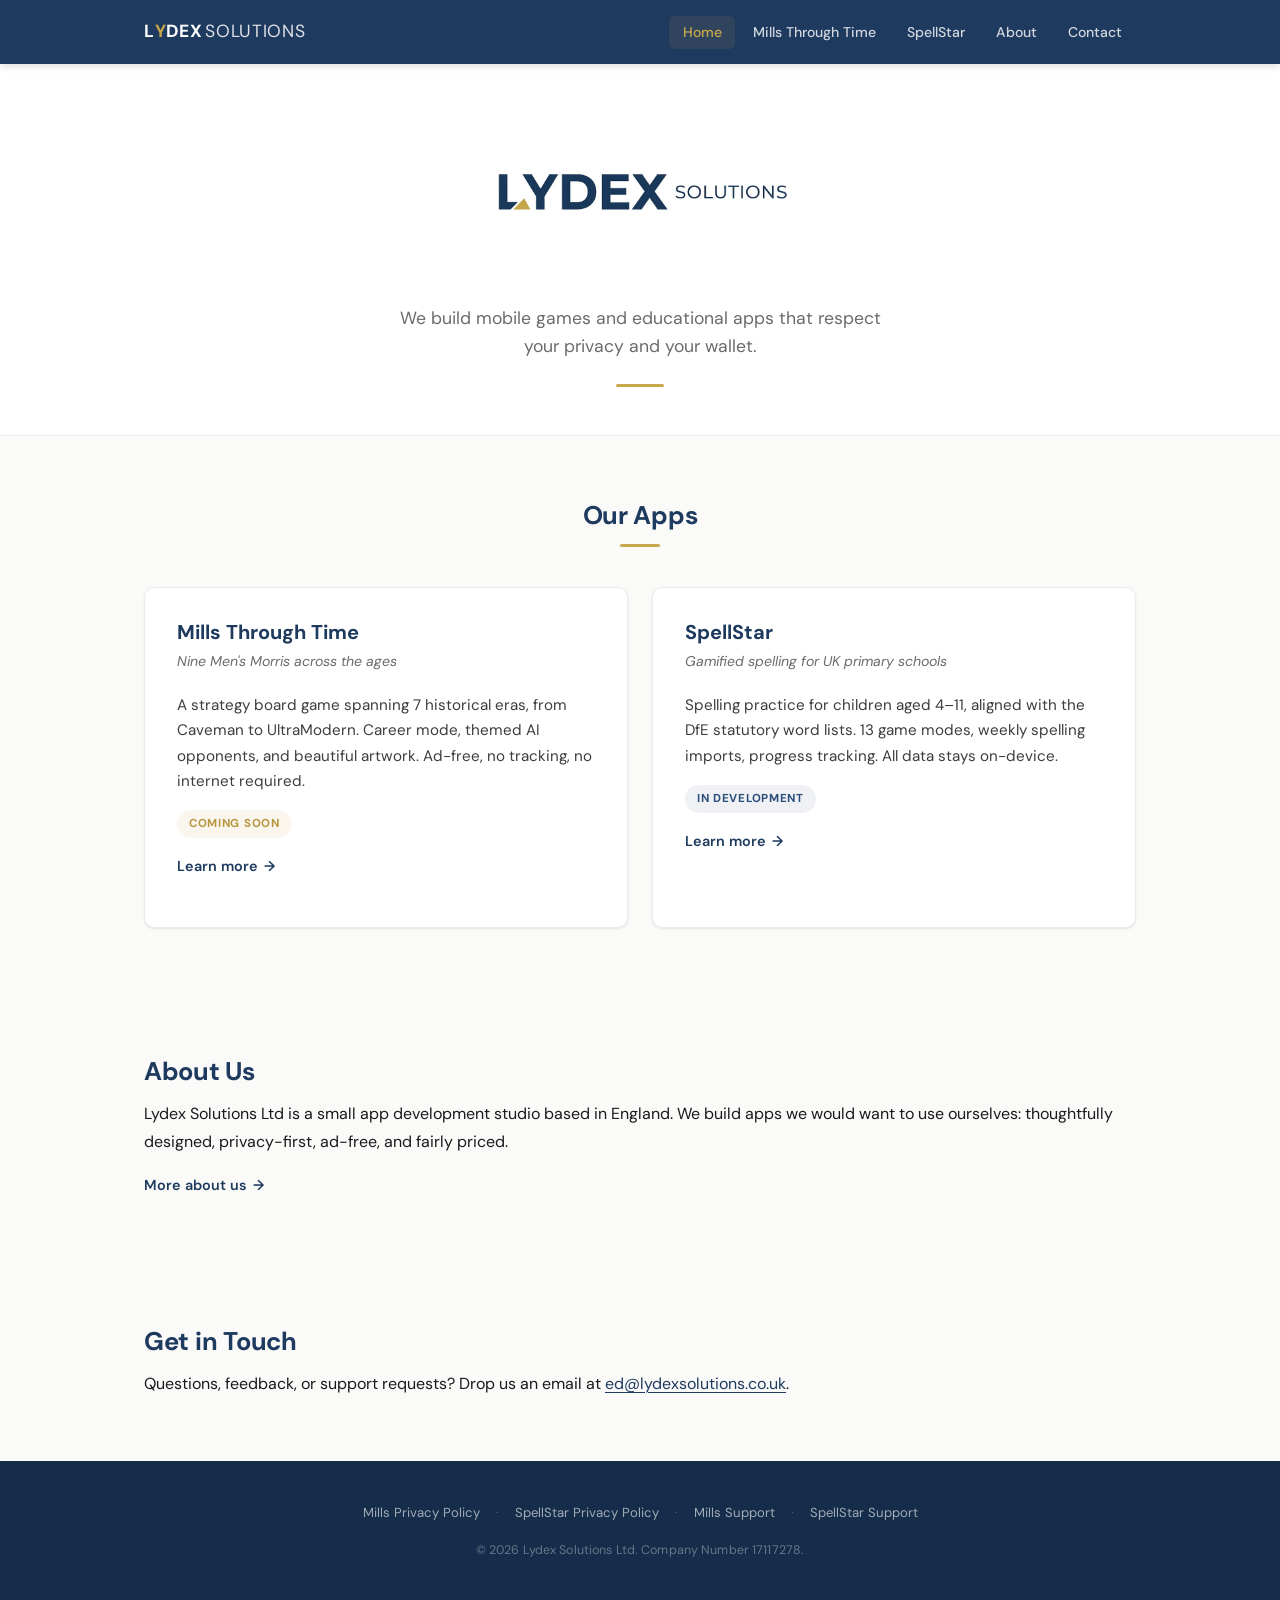
<file: index.html>
<!DOCTYPE html>
<html lang="en">
<head>
    <meta charset="UTF-8">
    <meta name="viewport" content="width=device-width, initial-scale=1.0">
    <title>Lydex Solutions — Mobile Games &amp; Educational Apps</title>
    <meta name="description" content="Lydex Solutions builds mobile games and educational apps. Privacy-first, ad-free, fair pricing.">
    <link rel="canonical" href="https://lydexsolutions.co.uk/">
    <meta property="og:type" content="website">
    <meta property="og:site_name" content="Lydex Solutions">
    <meta property="og:title" content="Lydex Solutions — Mobile Games &amp; Educational Apps">
    <meta property="og:description" content="Lydex Solutions builds mobile games and educational apps. Privacy-first, ad-free, fair pricing.">
    <meta property="og:url" content="https://lydexsolutions.co.uk/">
    <link rel="icon" type="image/svg+xml" href="data:image/svg+xml,%3Csvg xmlns='http://www.w3.org/2000/svg' viewBox='0 0 32 32'%3E%3Crect width='32' height='32' rx='6' fill='%231E3A5F'/%3E%3Ctext x='8' y='24' font-family='sans-serif' font-size='22' font-weight='700' fill='%23C9A84C'%3EL%3C/text%3E%3C/svg%3E">
    <link rel="preconnect" href="https://fonts.googleapis.com">
    <link rel="preconnect" href="https://fonts.gstatic.com" crossorigin>
    <link href="https://fonts.googleapis.com/css2?family=DM+Sans:wght@400;500;600;700&display=swap" rel="stylesheet">
    <link rel="stylesheet" href="/css/style.css">
</head>
<body>
    <header class="site-header">
        <div class="container header-inner">
            <a href="/" class="site-logo">L<span class="logo-accent">Y</span>DEX <span style="font-weight:400;opacity:0.85;margin-left:0.15em">SOLUTIONS</span></a>
            <button class="nav-toggle" aria-label="Toggle navigation" aria-expanded="false">
                <span></span><span></span><span></span>
            </button>
            <nav>
                <ul class="nav-links">
                    <li><a href="/" class="active">Home</a></li>
                    <li><a href="/mills-through-time">Mills Through Time</a></li>
                    <li><a href="/spellstar">SpellStar</a></li>
                    <li><a href="/about">About</a></li>
                    <li><a href="/contact">Contact</a></li>
                </ul>
            </nav>
        </div>
    </header>

    <main>
        <section class="page-hero home-hero">
            <div class="container">
                <img src="images/logo.jpg" alt="Lydex Solutions" class="hero-logo">
                <h1 class="sr-only">Lydex Solutions — Mobile Games and Educational Apps</h1>
                <p class="subtitle">We build mobile games and educational apps that respect your privacy and your wallet.</p>
                <hr class="hero-divider">
            </div>
        </section>

        <section class="section">
            <div class="container">
                <div class="section-header">
                    <h2>Our Apps</h2>
                    <div class="accent-bar"></div>
                </div>
                <div class="app-cards">
                    <div class="app-card">
                        <h3>Mills Through Time</h3>
                        <p class="app-tagline">Nine Men's Morris across the ages</p>
                        <p>A strategy board game spanning 7 historical eras, from Caveman to UltraModern. Career mode, themed AI opponents, and beautiful artwork. Ad-free, no tracking, no internet required.</p>
                        <p>
                            <span class="badge badge--coming-soon">Coming Soon</span>
                        </p>
                        <p class="mt-1">
                            <a href="/mills-through-time" class="link-arrow">Learn more</a>
                        </p>
                    </div>
                    <div class="app-card">
                        <h3>SpellStar</h3>
                        <p class="app-tagline">Gamified spelling for UK primary schools</p>
                        <p>Spelling practice for children aged 4&ndash;11, aligned with the DfE statutory word lists. 13 game modes, weekly spelling imports, progress tracking. All data stays on-device.</p>
                        <p>
                            <span class="badge badge--in-dev">In Development</span>
                        </p>
                        <p class="mt-1">
                            <a href="/spellstar" class="link-arrow">Learn more</a>
                        </p>
                    </div>
                </div>
            </div>
        </section>

        <section class="section">
            <div class="container">
                <h2>About Us</h2>
                <p>Lydex Solutions Ltd is a small app development studio based in England. We build apps we would want to use ourselves: thoughtfully designed, privacy-first, ad-free, and fairly priced.</p>
                <p class="mt-1">
                    <a href="/about" class="link-arrow">More about us</a>
                </p>
            </div>
        </section>

        <section class="section">
            <div class="container">
                <h2>Get in Touch</h2>
                <p>Questions, feedback, or support requests? Drop us an email at <a href="mailto:ed@lydexsolutions.co.uk">ed@lydexsolutions.co.uk</a>.</p>
            </div>
        </section>
    </main>

    <footer class="site-footer">
        <div class="container footer-inner">
            <ul class="footer-links">
                <li><a href="/mills-privacy">Mills Privacy Policy</a></li>
                <li><a href="/spellstar-privacy">SpellStar Privacy Policy</a></li>
                <li><a href="/mills-support">Mills Support</a></li>
                <li><a href="/spellstar-support">SpellStar Support</a></li>
            </ul>
            <p class="footer-copy">&copy; 2026 Lydex Solutions Ltd. Company Number 17117278.</p>
        </div>
    </footer>

    <script>
        document.querySelector('.nav-toggle').addEventListener('click', function () {
            this.classList.toggle('open');
            this.setAttribute('aria-expanded', this.classList.contains('open'));
            document.querySelector('.nav-links').classList.toggle('open');
        });
    </script>
</body>
</html>
</file>
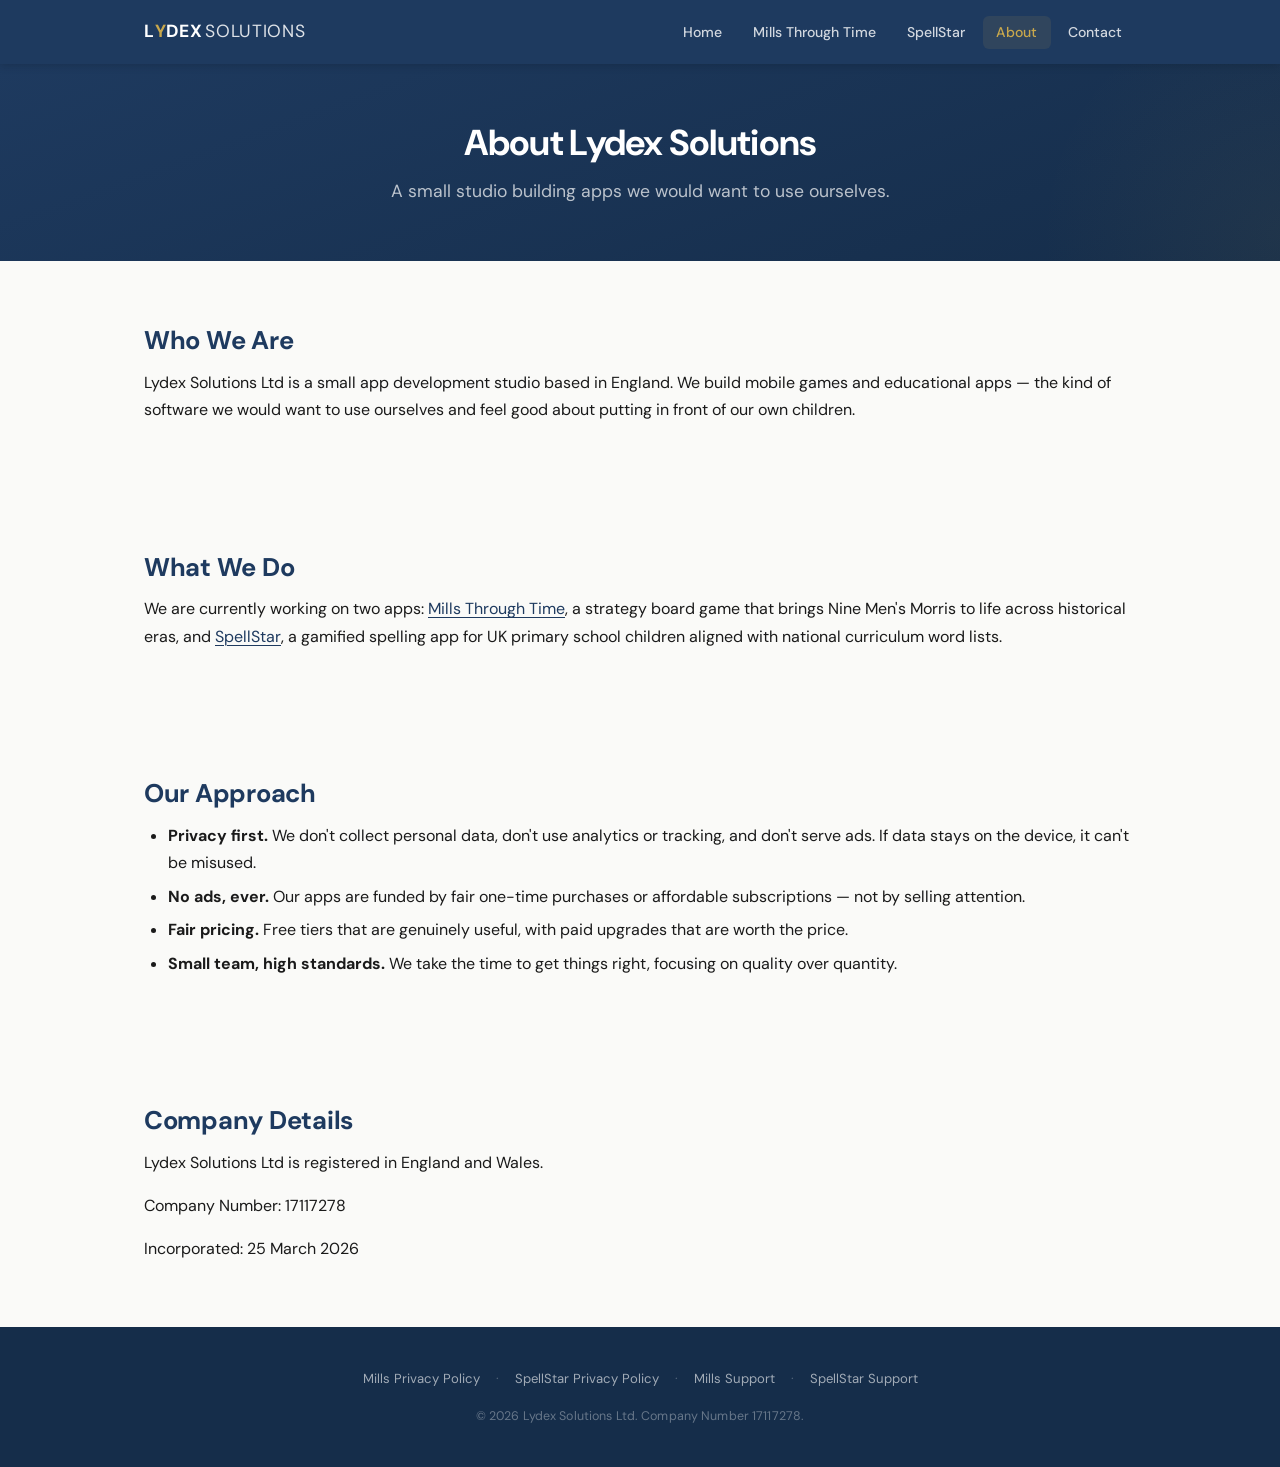
<file: about.html>
<!DOCTYPE html>
<html lang="en">
<head>
    <meta charset="UTF-8">
    <meta name="viewport" content="width=device-width, initial-scale=1.0">
    <title>About — Lydex Solutions</title>
    <meta name="description" content="About Lydex Solutions Ltd: a small UK app development studio building mobile games and educational apps.">
    <link rel="canonical" href="https://lydexsolutions.co.uk/about">
    <meta property="og:type" content="website">
    <meta property="og:site_name" content="Lydex Solutions">
    <meta property="og:title" content="About">
    <meta property="og:description" content="About Lydex Solutions Ltd: a small UK app development studio building mobile games and educational apps.">
    <meta property="og:url" content="https://lydexsolutions.co.uk/about">
    <link rel="icon" type="image/svg+xml" href="data:image/svg+xml,%3Csvg xmlns='http://www.w3.org/2000/svg' viewBox='0 0 32 32'%3E%3Crect width='32' height='32' rx='6' fill='%231E3A5F'/%3E%3Ctext x='8' y='24' font-family='sans-serif' font-size='22' font-weight='700' fill='%23C9A84C'%3EL%3C/text%3E%3C/svg%3E">
    <link rel="preconnect" href="https://fonts.googleapis.com">
    <link rel="preconnect" href="https://fonts.gstatic.com" crossorigin>
    <link href="https://fonts.googleapis.com/css2?family=DM+Sans:wght@400;500;600;700&display=swap" rel="stylesheet">
    <link rel="stylesheet" href="/css/style.css">
</head>
<body>
    <header class="site-header">
        <div class="container header-inner">
            <a href="/" class="site-logo">L<span class="logo-accent">Y</span>DEX <span style="font-weight:400;opacity:0.85;margin-left:0.15em">SOLUTIONS</span></a>
            <button class="nav-toggle" aria-label="Toggle navigation" aria-expanded="false">
                <span></span><span></span><span></span>
            </button>
            <nav>
                <ul class="nav-links">
                    <li><a href="/">Home</a></li>
                    <li><a href="/mills-through-time">Mills Through Time</a></li>
                    <li><a href="/spellstar">SpellStar</a></li>
                    <li><a href="/about" class="active">About</a></li>
                    <li><a href="/contact">Contact</a></li>
                </ul>
            </nav>
        </div>
    </header>

    <main>
        <section class="page-hero">
            <div class="container">
                <h1>About Lydex Solutions</h1>
                <p class="subtitle">A small studio building apps we would want to use ourselves.</p>
            </div>
        </section>

        <section class="section">
            <div class="container">
                <h2>Who We Are</h2>
                <p>Lydex Solutions Ltd is a small app development studio based in England. We build mobile games and educational apps &mdash; the kind of software we would want to use ourselves and feel good about putting in front of our own children.</p>
            </div>
        </section>

        <section class="section">
            <div class="container">
                <h2>What We Do</h2>
                <p>We are currently working on two apps: <a href="/mills-through-time">Mills Through Time</a>, a strategy board game that brings Nine Men's Morris to life across historical eras, and <a href="/spellstar">SpellStar</a>, a gamified spelling app for UK primary school children aligned with national curriculum word lists.</p>
            </div>
        </section>

        <section class="section">
            <div class="container">
                <h2>Our Approach</h2>
                <ul>
                    <li><strong>Privacy first.</strong> We don't collect personal data, don't use analytics or tracking, and don't serve ads. If data stays on the device, it can't be misused.</li>
                    <li><strong>No ads, ever.</strong> Our apps are funded by fair one-time purchases or affordable subscriptions &mdash; not by selling attention.</li>
                    <li><strong>Fair pricing.</strong> Free tiers that are genuinely useful, with paid upgrades that are worth the price.</li>
                    <li><strong>Small team, high standards.</strong> We take the time to get things right, focusing on quality over quantity.</li>
                </ul>
            </div>
        </section>

        <section class="section">
            <div class="container">
                <h2>Company Details</h2>
                <p>Lydex Solutions Ltd is registered in England and Wales.</p>
                <p>Company Number: 17117278</p>
                <p>Incorporated: 25 March 2026</p>
            </div>
        </section>
    </main>

    <footer class="site-footer">
        <div class="container footer-inner">
            <ul class="footer-links">
                <li><a href="/mills-privacy">Mills Privacy Policy</a></li>
                <li><a href="/spellstar-privacy">SpellStar Privacy Policy</a></li>
                <li><a href="/mills-support">Mills Support</a></li>
                <li><a href="/spellstar-support">SpellStar Support</a></li>
            </ul>
            <p class="footer-copy">&copy; 2026 Lydex Solutions Ltd. Company Number 17117278.</p>
        </div>
    </footer>

    <script>
        document.querySelector('.nav-toggle').addEventListener('click', function () {
            this.classList.toggle('open');
            this.setAttribute('aria-expanded', this.classList.contains('open'));
            document.querySelector('.nav-links').classList.toggle('open');
        });
    </script>
</body>
</html>
</file>
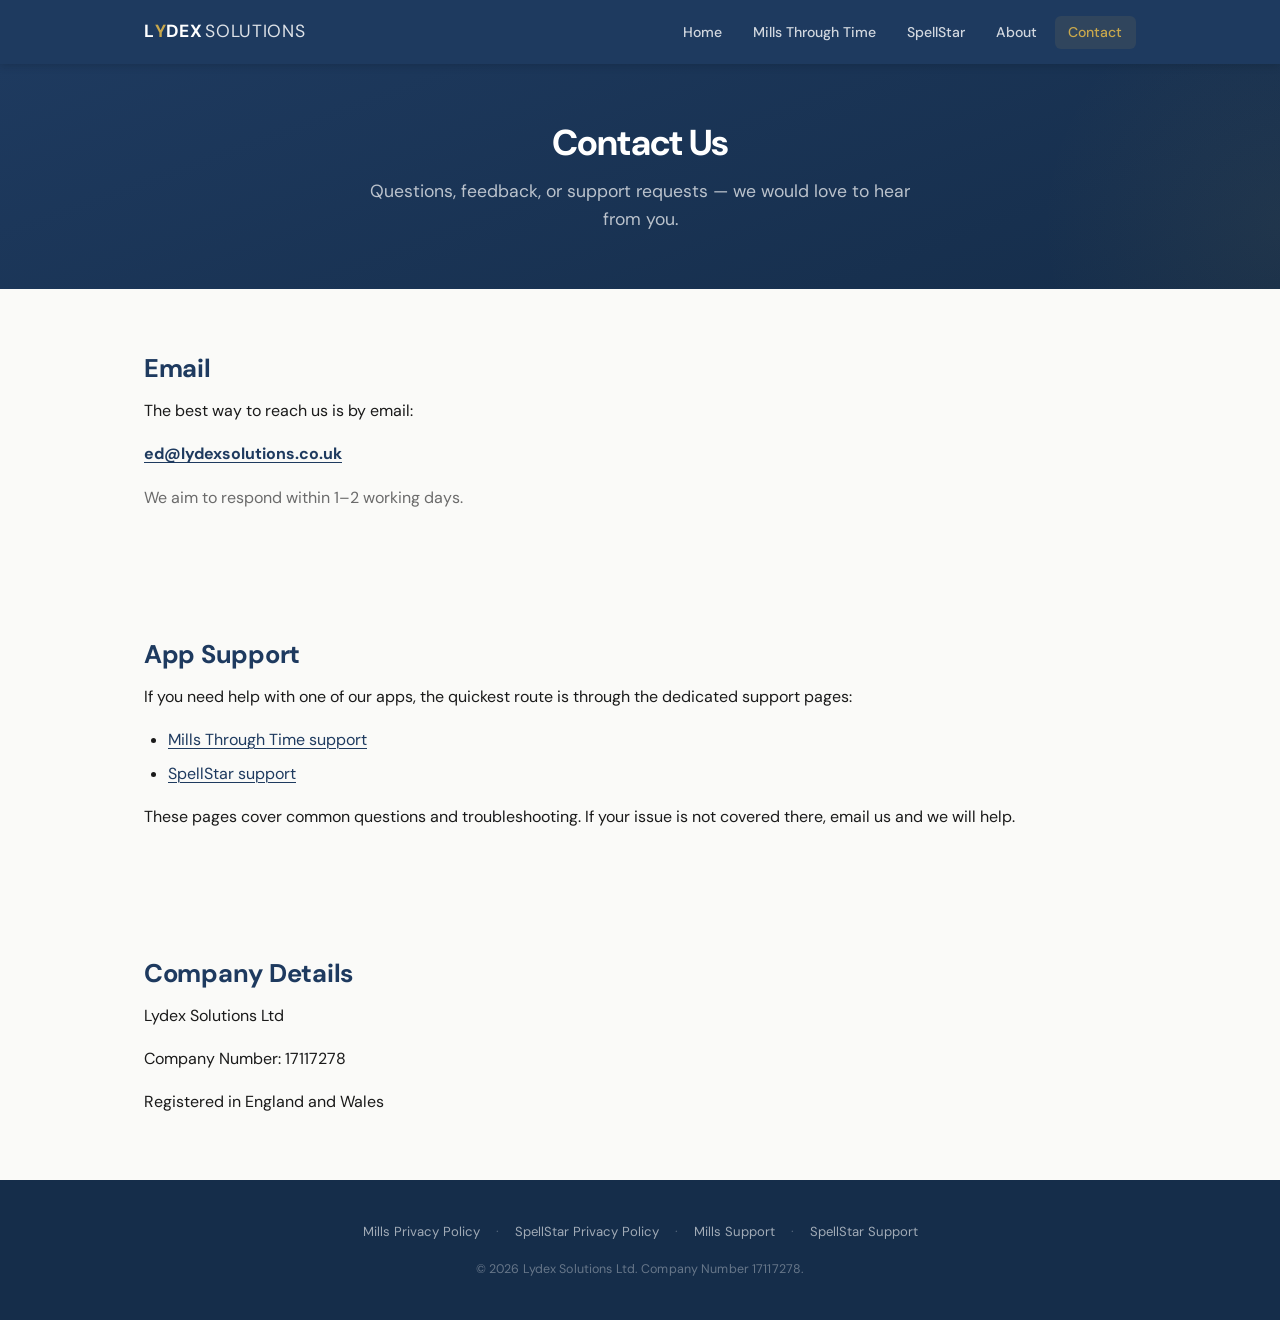
<file: contact.html>
<!DOCTYPE html>
<html lang="en">
<head>
    <meta charset="UTF-8">
    <meta name="viewport" content="width=device-width, initial-scale=1.0">
    <title>Contact — Lydex Solutions</title>
    <meta name="description" content="Get in touch with Lydex Solutions. Contact us for support, feedback, or enquiries.">
    <link rel="icon" type="image/svg+xml" href="data:image/svg+xml,%3Csvg xmlns='http://www.w3.org/2000/svg' viewBox='0 0 32 32'%3E%3Crect width='32' height='32' rx='6' fill='%231E3A5F'/%3E%3Ctext x='8' y='24' font-family='sans-serif' font-size='22' font-weight='700' fill='%23C9A84C'%3EL%3C/text%3E%3C/svg%3E">
    <link rel="preconnect" href="https://fonts.googleapis.com">
    <link rel="preconnect" href="https://fonts.gstatic.com" crossorigin>
    <link href="https://fonts.googleapis.com/css2?family=DM+Sans:wght@400;500;600;700&display=swap" rel="stylesheet">
    <link rel="stylesheet" href="css/style.css">
</head>
<body>
    <header class="site-header">
        <div class="container header-inner">
            <a href="index.html" class="site-logo">L<span class="logo-accent">Y</span>DEX <span style="font-weight:400;opacity:0.85;margin-left:0.15em">SOLUTIONS</span></a>
            <button class="nav-toggle" aria-label="Toggle navigation" aria-expanded="false">
                <span></span><span></span><span></span>
            </button>
            <nav>
                <ul class="nav-links">
                    <li><a href="index.html">Home</a></li>
                    <li><a href="mills-through-time.html">Mills Through Time</a></li>
                    <li><a href="spellstar.html">SpellStar</a></li>
                    <li><a href="about.html">About</a></li>
                    <li><a href="contact.html" class="active">Contact</a></li>
                </ul>
            </nav>
        </div>
    </header>

    <main>
        <section class="page-hero">
            <div class="container">
                <h1>Contact Us</h1>
                <p class="subtitle">Questions, feedback, or support requests &mdash; we would love to hear from you.</p>
            </div>
        </section>

        <section class="section">
            <div class="container">
                <h2>Email</h2>
                <p>The best way to reach us is by email:</p>
                <p class="mt-1"><a href="mailto:ed@lydexsolutions.co.uk"><strong>ed@lydexsolutions.co.uk</strong></a></p>
                <p class="mt-1 text-muted">We aim to respond within 1&ndash;2 working days.</p>
            </div>
        </section>

        <section class="section">
            <div class="container">
                <h2>App Support</h2>
                <p>If you need help with one of our apps, the quickest route is through the dedicated support pages:</p>
                <ul class="mt-1">
                    <li><a href="mills-support.html">Mills Through Time support</a></li>
                    <li><a href="spellstar-support.html">SpellStar support</a></li>
                </ul>
                <p class="mt-1">These pages cover common questions and troubleshooting. If your issue is not covered there, email us and we will help.</p>
            </div>
        </section>

        <section class="section">
            <div class="container">
                <h2>Company Details</h2>
                <p>Lydex Solutions Ltd</p>
                <p>Company Number: 17117278</p>
                <p>Registered in England and Wales</p>
            </div>
        </section>
    </main>

    <footer class="site-footer">
        <div class="container footer-inner">
            <ul class="footer-links">
                <li><a href="mills-privacy.html">Mills Privacy Policy</a></li>
                <li><a href="spellstar-privacy.html">SpellStar Privacy Policy</a></li>
                <li><a href="mills-support.html">Mills Support</a></li>
                <li><a href="spellstar-support.html">SpellStar Support</a></li>
            </ul>
            <p class="footer-copy">&copy; 2026 Lydex Solutions Ltd. Company Number 17117278.</p>
        </div>
    </footer>

    <script>
        document.querySelector('.nav-toggle').addEventListener('click', function () {
            this.classList.toggle('open');
            this.setAttribute('aria-expanded', this.classList.contains('open'));
            document.querySelector('.nav-links').classList.toggle('open');
        });
    </script>
</body>
</html>
</file>
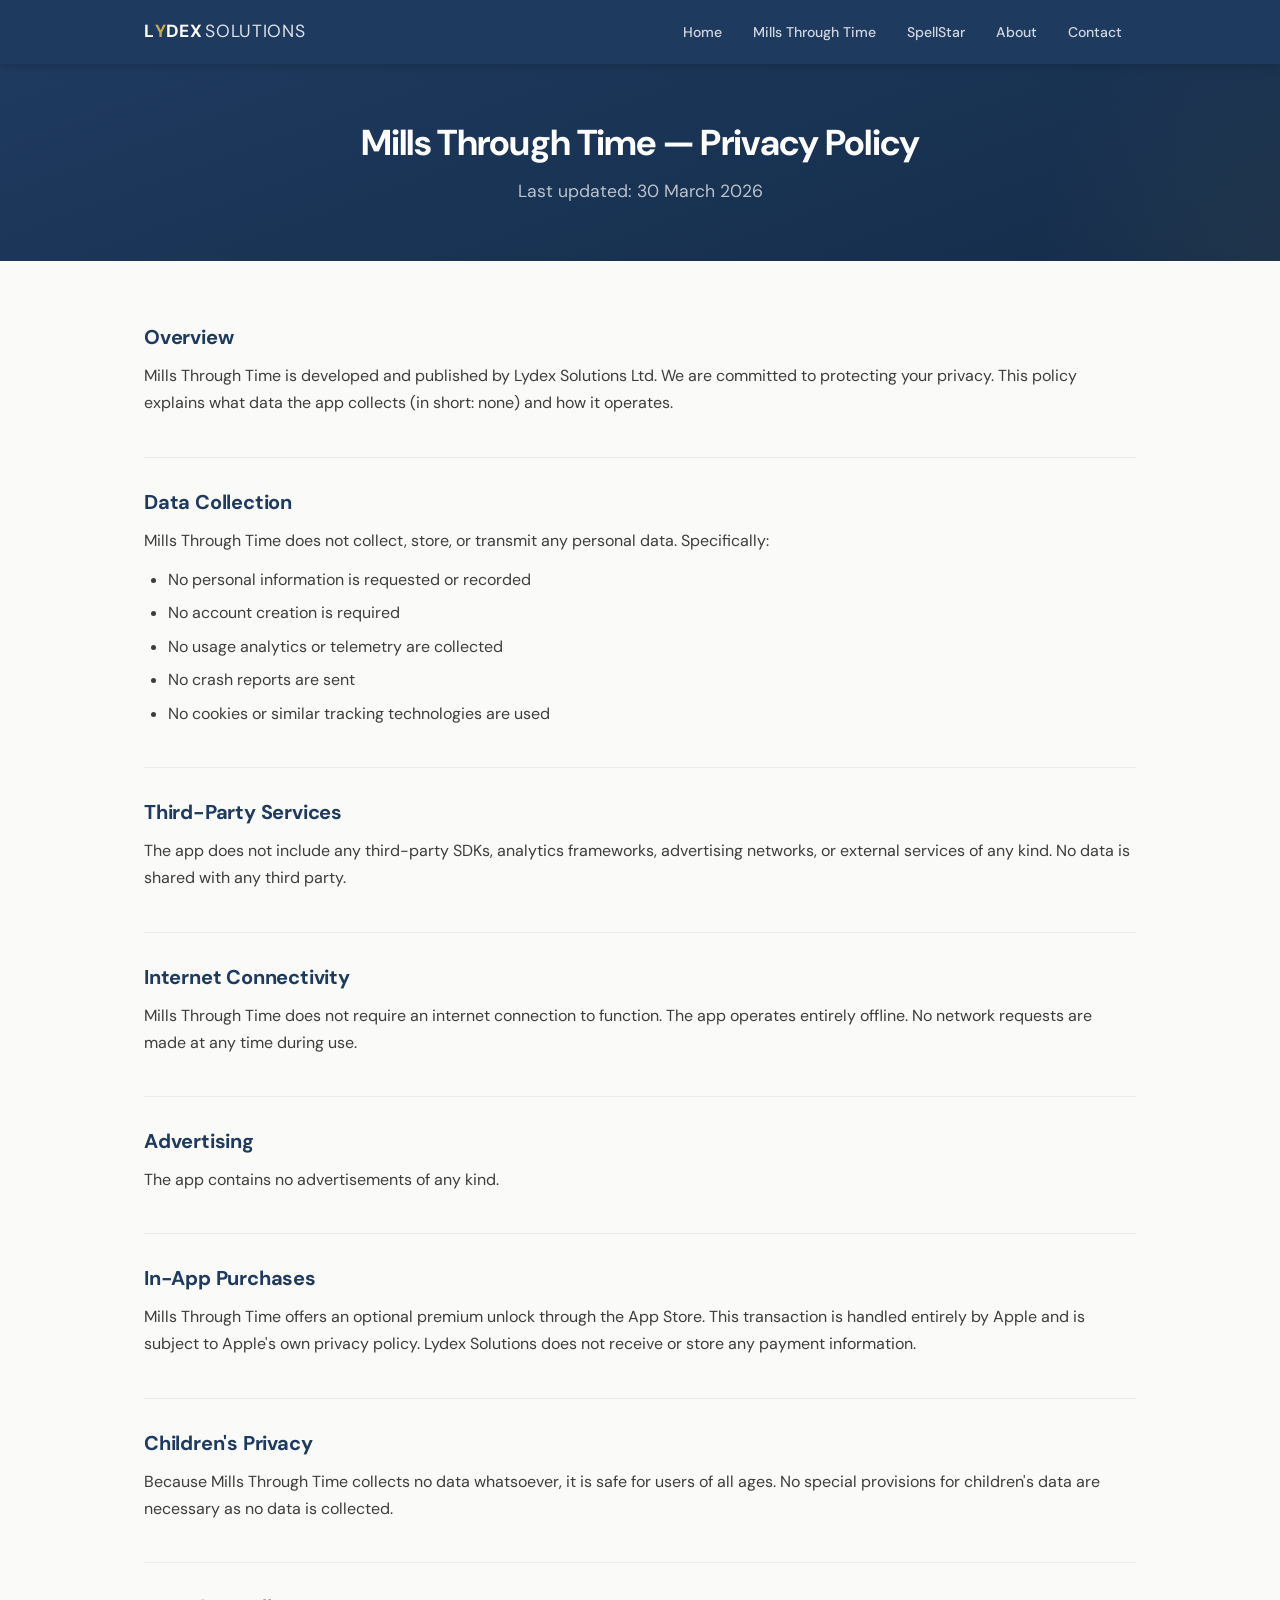
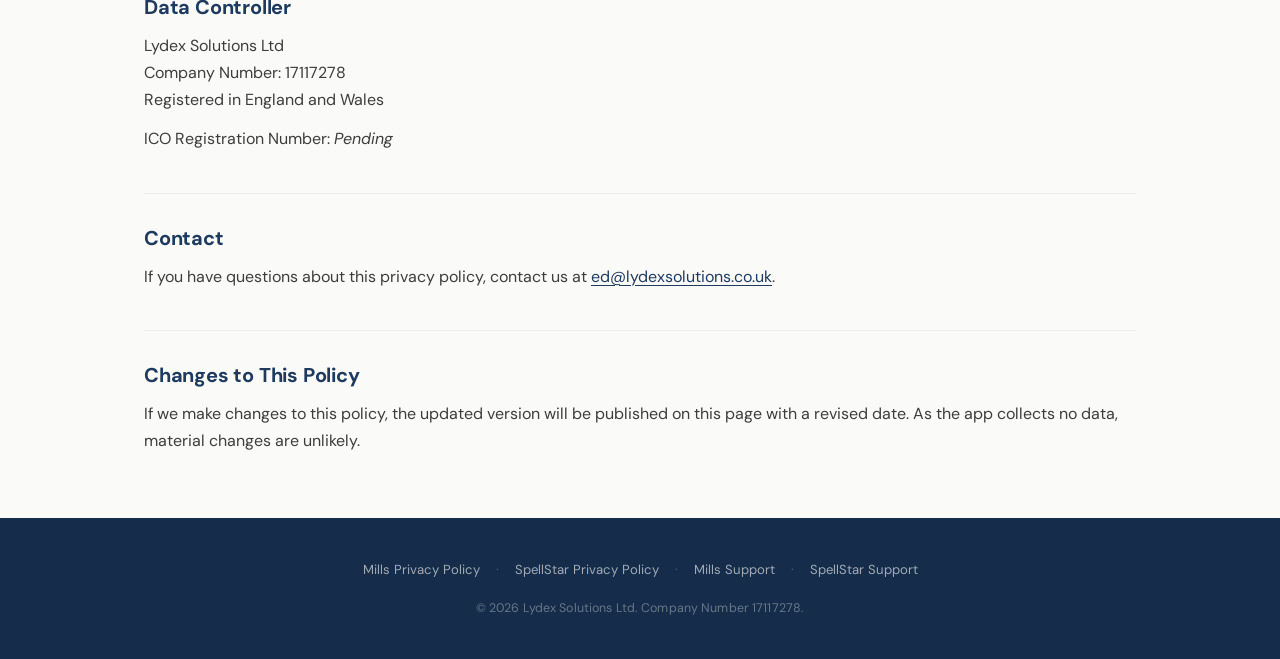
<file: mills-privacy.html>
<!DOCTYPE html>
<html lang="en">
<head>
    <meta charset="UTF-8">
    <meta name="viewport" content="width=device-width, initial-scale=1.0">
    <title>Privacy Policy — Mills Through Time — Lydex Solutions</title>
    <meta name="description" content="Privacy policy for Mills Through Time. No personal data collected, no tracking, no ads.">
    <link rel="canonical" href="https://lydexsolutions.co.uk/mills-privacy">
    <meta property="og:type" content="website">
    <meta property="og:site_name" content="Lydex Solutions">
    <meta property="og:title" content="Privacy Policy — Mills Through Time">
    <meta property="og:description" content="Privacy policy for Mills Through Time. No personal data collected, no tracking, no ads.">
    <meta property="og:url" content="https://lydexsolutions.co.uk/mills-privacy">
    <link rel="icon" type="image/svg+xml" href="data:image/svg+xml,%3Csvg xmlns='http://www.w3.org/2000/svg' viewBox='0 0 32 32'%3E%3Crect width='32' height='32' rx='6' fill='%231E3A5F'/%3E%3Ctext x='8' y='24' font-family='sans-serif' font-size='22' font-weight='700' fill='%23C9A84C'%3EL%3C/text%3E%3C/svg%3E">
    <link rel="preconnect" href="https://fonts.googleapis.com">
    <link rel="preconnect" href="https://fonts.gstatic.com" crossorigin>
    <link href="https://fonts.googleapis.com/css2?family=DM+Sans:wght@400;500;600;700&display=swap" rel="stylesheet">
    <link rel="stylesheet" href="/css/style.css">
</head>
<body>
    <header class="site-header">
        <div class="container header-inner">
            <a href="/" class="site-logo">L<span class="logo-accent">Y</span>DEX <span style="font-weight:400;opacity:0.85;margin-left:0.15em">SOLUTIONS</span></a>
            <button class="nav-toggle" aria-label="Toggle navigation" aria-expanded="false">
                <span></span><span></span><span></span>
            </button>
            <nav>
                <ul class="nav-links">
                    <li><a href="/">Home</a></li>
                    <li><a href="/mills-through-time">Mills Through Time</a></li>
                    <li><a href="/spellstar">SpellStar</a></li>
                    <li><a href="/about">About</a></li>
                    <li><a href="/contact">Contact</a></li>
                </ul>
            </nav>
        </div>
    </header>

    <main>
        <section class="page-hero">
            <div class="container">
                <h1>Mills Through Time &mdash; Privacy Policy</h1>
                <p class="subtitle">Last updated: 30 March 2026</p>
            </div>
        </section>

        <section class="section">
            <div class="container policy-content">
                <h2>Overview</h2>
                <p>Mills Through Time is developed and published by Lydex Solutions Ltd. We are committed to protecting your privacy. This policy explains what data the app collects (in short: none) and how it operates.</p>

                <h2>Data Collection</h2>
                <p>Mills Through Time does not collect, store, or transmit any personal data. Specifically:</p>
                <ul>
                    <li>No personal information is requested or recorded</li>
                    <li>No account creation is required</li>
                    <li>No usage analytics or telemetry are collected</li>
                    <li>No crash reports are sent</li>
                    <li>No cookies or similar tracking technologies are used</li>
                </ul>

                <h2>Third-Party Services</h2>
                <p>The app does not include any third-party SDKs, analytics frameworks, advertising networks, or external services of any kind. No data is shared with any third party.</p>

                <h2>Internet Connectivity</h2>
                <p>Mills Through Time does not require an internet connection to function. The app operates entirely offline. No network requests are made at any time during use.</p>

                <h2>Advertising</h2>
                <p>The app contains no advertisements of any kind.</p>

                <h2>In-App Purchases</h2>
                <p>Mills Through Time offers an optional premium unlock through the App Store. This transaction is handled entirely by Apple and is subject to Apple's own privacy policy. Lydex Solutions does not receive or store any payment information.</p>

                <h2>Children's Privacy</h2>
                <p>Because Mills Through Time collects no data whatsoever, it is safe for users of all ages. No special provisions for children's data are necessary as no data is collected.</p>

                <h2>Data Controller</h2>
                <p>Lydex Solutions Ltd<br>
                Company Number: 17117278<br>
                Registered in England and Wales</p>
                <p>ICO Registration Number: <em>Pending</em></p>

                <h2>Contact</h2>
                <p>If you have questions about this privacy policy, contact us at <a href="mailto:ed@lydexsolutions.co.uk">ed@lydexsolutions.co.uk</a>.</p>

                <h2>Changes to This Policy</h2>
                <p>If we make changes to this policy, the updated version will be published on this page with a revised date. As the app collects no data, material changes are unlikely.</p>
            </div>
        </section>
    </main>

    <footer class="site-footer">
        <div class="container footer-inner">
            <ul class="footer-links">
                <li><a href="/mills-privacy">Mills Privacy Policy</a></li>
                <li><a href="/spellstar-privacy">SpellStar Privacy Policy</a></li>
                <li><a href="/mills-support">Mills Support</a></li>
                <li><a href="/spellstar-support">SpellStar Support</a></li>
            </ul>
            <p class="footer-copy">&copy; 2026 Lydex Solutions Ltd. Company Number 17117278.</p>
        </div>
    </footer>

    <script>
        document.querySelector('.nav-toggle').addEventListener('click', function () {
            this.classList.toggle('open');
            this.setAttribute('aria-expanded', this.classList.contains('open'));
            document.querySelector('.nav-links').classList.toggle('open');
        });
    </script>
</body>
</html>
</file>
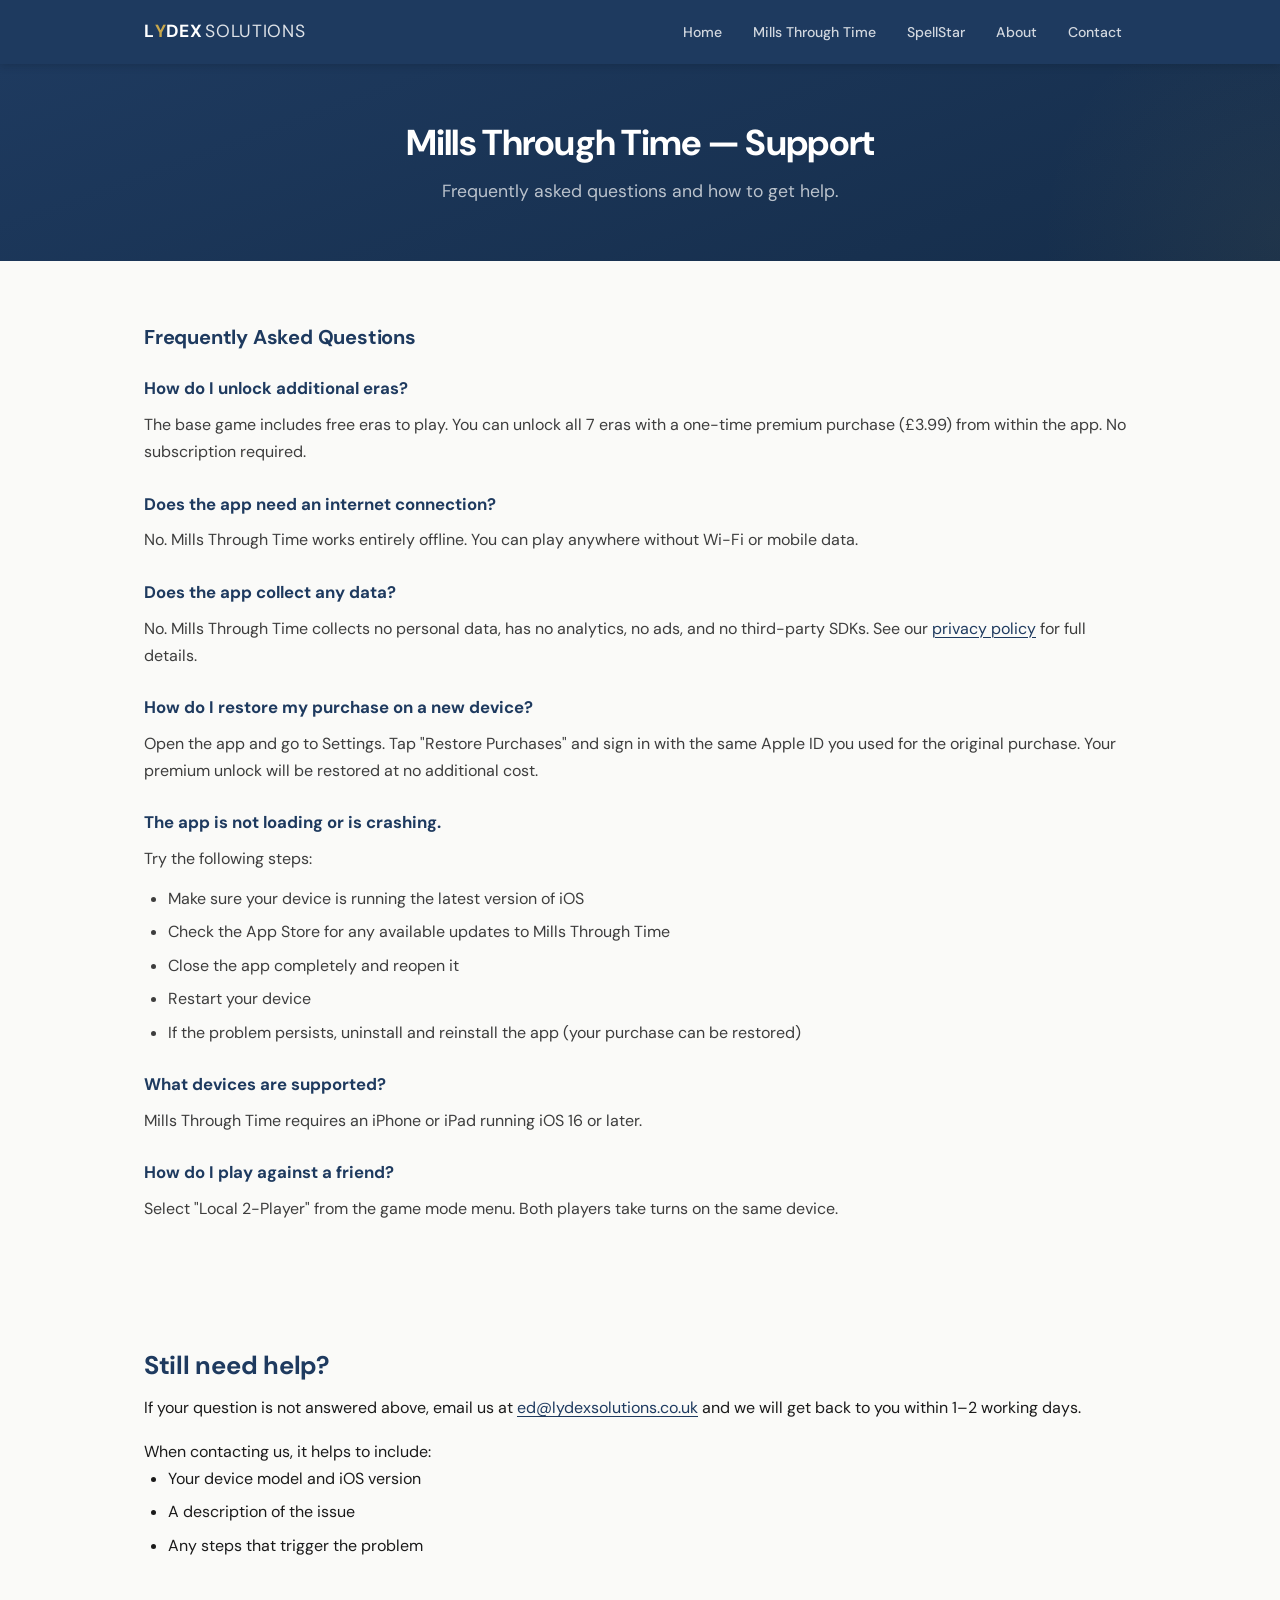
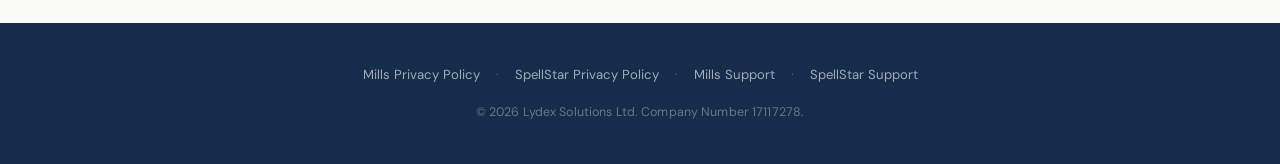
<file: mills-support.html>
<!DOCTYPE html>
<html lang="en">
<head>
    <meta charset="UTF-8">
    <meta name="viewport" content="width=device-width, initial-scale=1.0">
    <title>Support — Mills Through Time — Lydex Solutions</title>
    <meta name="description" content="Support and frequently asked questions for Mills Through Time.">
    <link rel="canonical" href="https://lydexsolutions.co.uk/mills-support">
    <meta property="og:type" content="website">
    <meta property="og:site_name" content="Lydex Solutions">
    <meta property="og:title" content="Support — Mills Through Time">
    <meta property="og:description" content="Support and frequently asked questions for Mills Through Time.">
    <meta property="og:url" content="https://lydexsolutions.co.uk/mills-support">
    <link rel="icon" type="image/svg+xml" href="data:image/svg+xml,%3Csvg xmlns='http://www.w3.org/2000/svg' viewBox='0 0 32 32'%3E%3Crect width='32' height='32' rx='6' fill='%231E3A5F'/%3E%3Ctext x='8' y='24' font-family='sans-serif' font-size='22' font-weight='700' fill='%23C9A84C'%3EL%3C/text%3E%3C/svg%3E">
    <link rel="preconnect" href="https://fonts.googleapis.com">
    <link rel="preconnect" href="https://fonts.gstatic.com" crossorigin>
    <link href="https://fonts.googleapis.com/css2?family=DM+Sans:wght@400;500;600;700&display=swap" rel="stylesheet">
    <link rel="stylesheet" href="/css/style.css">
</head>
<body>
    <header class="site-header">
        <div class="container header-inner">
            <a href="/" class="site-logo">L<span class="logo-accent">Y</span>DEX <span style="font-weight:400;opacity:0.85;margin-left:0.15em">SOLUTIONS</span></a>
            <button class="nav-toggle" aria-label="Toggle navigation" aria-expanded="false">
                <span></span><span></span><span></span>
            </button>
            <nav>
                <ul class="nav-links">
                    <li><a href="/">Home</a></li>
                    <li><a href="/mills-through-time">Mills Through Time</a></li>
                    <li><a href="/spellstar">SpellStar</a></li>
                    <li><a href="/about">About</a></li>
                    <li><a href="/contact">Contact</a></li>
                </ul>
            </nav>
        </div>
    </header>

    <main>
        <section class="page-hero">
            <div class="container">
                <h1>Mills Through Time &mdash; Support</h1>
                <p class="subtitle">Frequently asked questions and how to get help.</p>
            </div>
        </section>

        <section class="section">
            <div class="container policy-content">
                <h2>Frequently Asked Questions</h2>

                <h3>How do I unlock additional eras?</h3>
                <p>The base game includes free eras to play. You can unlock all 7 eras with a one-time premium purchase (&pound;3.99) from within the app. No subscription required.</p>

                <h3>Does the app need an internet connection?</h3>
                <p>No. Mills Through Time works entirely offline. You can play anywhere without Wi-Fi or mobile data.</p>

                <h3>Does the app collect any data?</h3>
                <p>No. Mills Through Time collects no personal data, has no analytics, no ads, and no third-party SDKs. See our <a href="/mills-privacy">privacy policy</a> for full details.</p>

                <h3>How do I restore my purchase on a new device?</h3>
                <p>Open the app and go to Settings. Tap "Restore Purchases" and sign in with the same Apple ID you used for the original purchase. Your premium unlock will be restored at no additional cost.</p>

                <h3>The app is not loading or is crashing.</h3>
                <p>Try the following steps:</p>
                <ul>
                    <li>Make sure your device is running the latest version of iOS</li>
                    <li>Check the App Store for any available updates to Mills Through Time</li>
                    <li>Close the app completely and reopen it</li>
                    <li>Restart your device</li>
                    <li>If the problem persists, uninstall and reinstall the app (your purchase can be restored)</li>
                </ul>

                <h3>What devices are supported?</h3>
                <p>Mills Through Time requires an iPhone or iPad running iOS 16 or later.</p>

                <h3>How do I play against a friend?</h3>
                <p>Select "Local 2-Player" from the game mode menu. Both players take turns on the same device.</p>
            </div>
        </section>

        <section class="section">
            <div class="container">
                <h2>Still need help?</h2>
                <p>If your question is not answered above, email us at <a href="mailto:ed@lydexsolutions.co.uk">ed@lydexsolutions.co.uk</a> and we will get back to you within 1&ndash;2 working days.</p>
                <p class="mt-1">When contacting us, it helps to include:</p>
                <ul>
                    <li>Your device model and iOS version</li>
                    <li>A description of the issue</li>
                    <li>Any steps that trigger the problem</li>
                </ul>
            </div>
        </section>
    </main>

    <footer class="site-footer">
        <div class="container footer-inner">
            <ul class="footer-links">
                <li><a href="/mills-privacy">Mills Privacy Policy</a></li>
                <li><a href="/spellstar-privacy">SpellStar Privacy Policy</a></li>
                <li><a href="/mills-support">Mills Support</a></li>
                <li><a href="/spellstar-support">SpellStar Support</a></li>
            </ul>
            <p class="footer-copy">&copy; 2026 Lydex Solutions Ltd. Company Number 17117278.</p>
        </div>
    </footer>

    <script>
        document.querySelector('.nav-toggle').addEventListener('click', function () {
            this.classList.toggle('open');
            this.setAttribute('aria-expanded', this.classList.contains('open'));
            document.querySelector('.nav-links').classList.toggle('open');
        });
    </script>
</body>
</html>
</file>
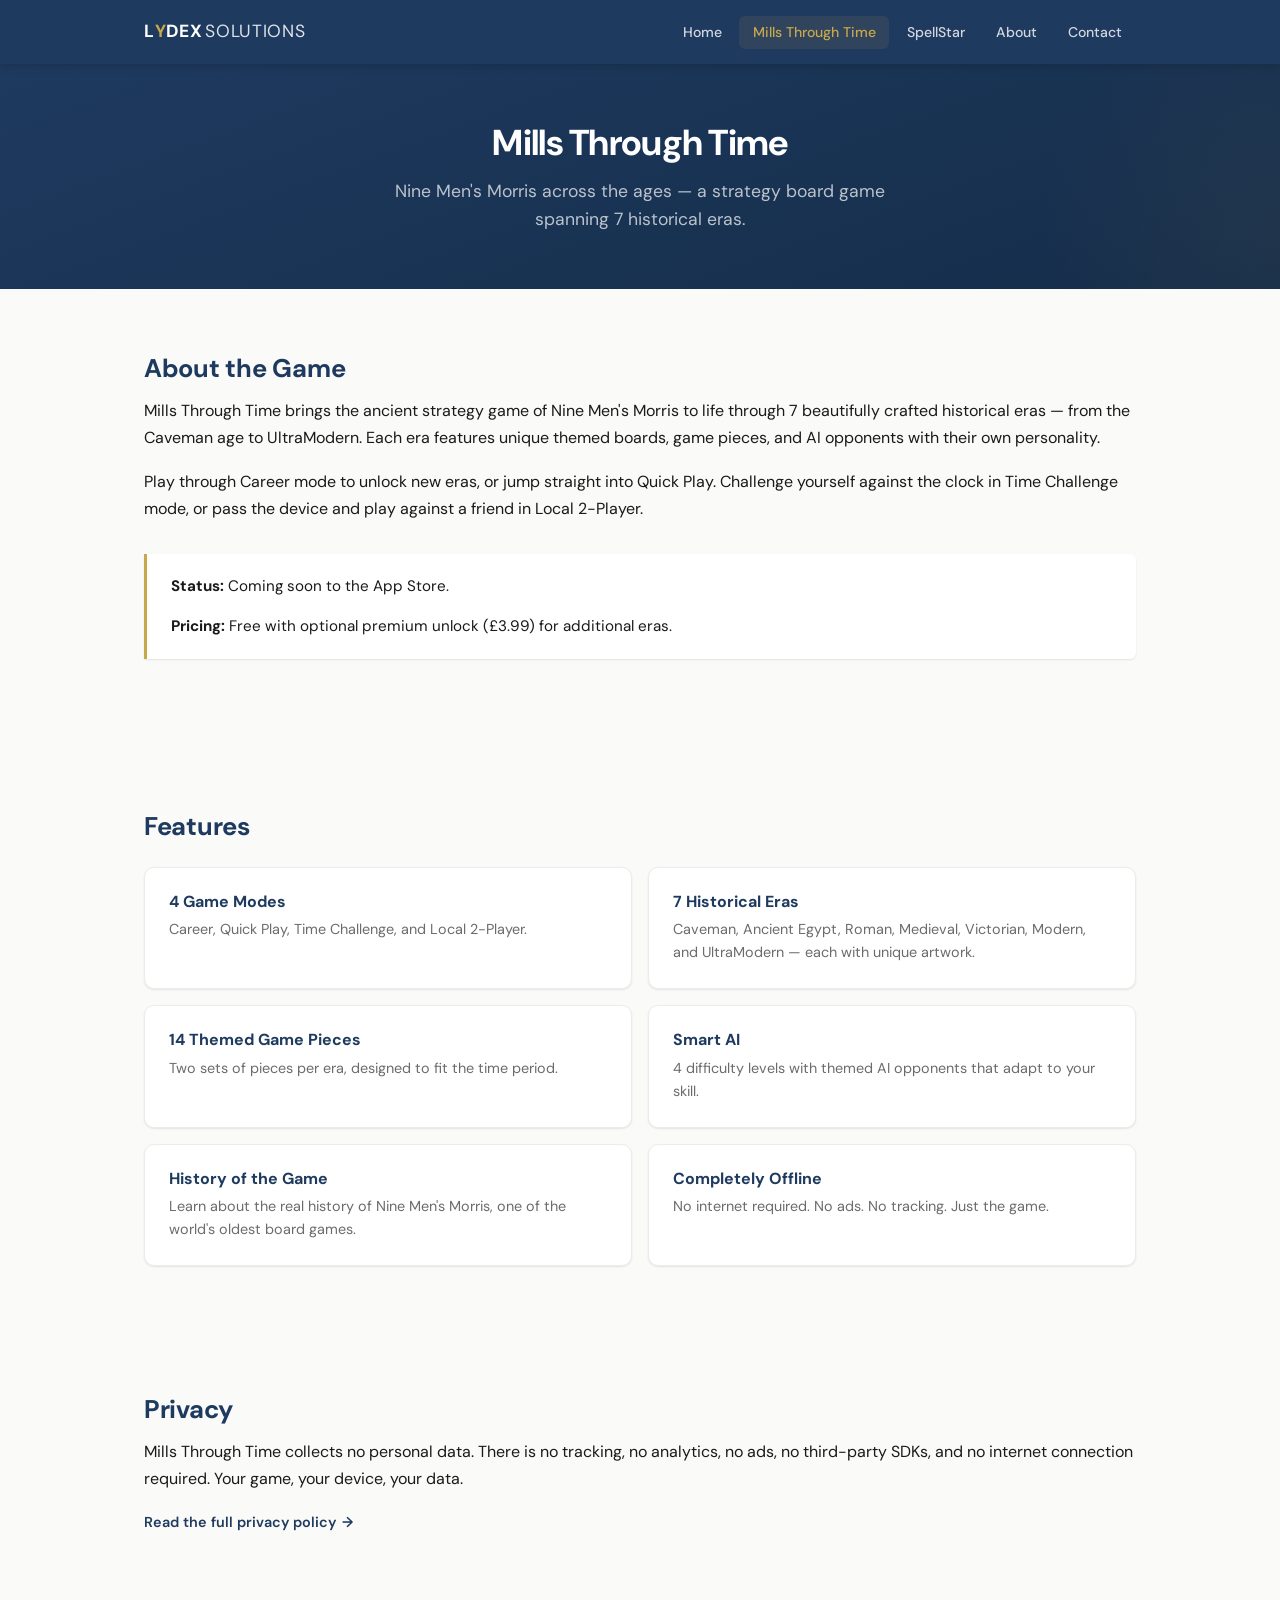
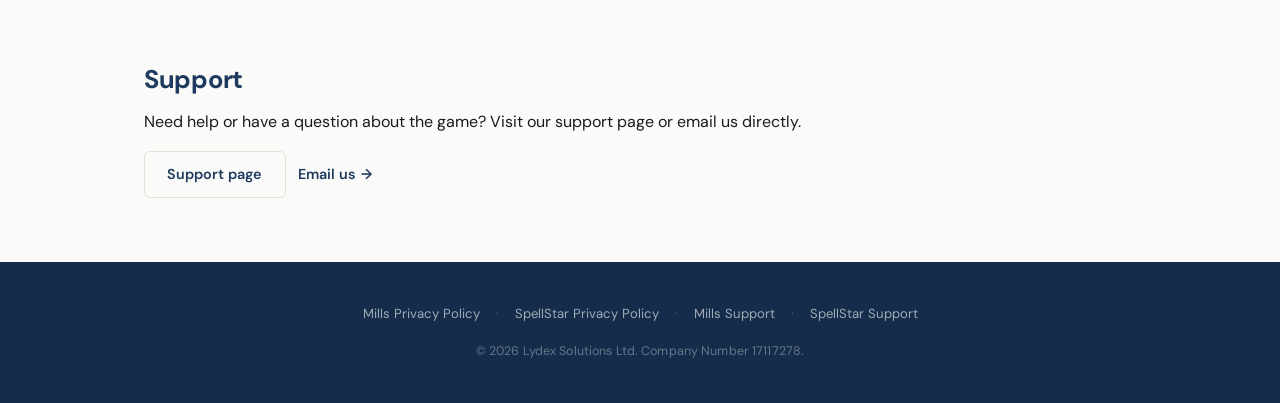
<file: mills-through-time.html>
<!DOCTYPE html>
<html lang="en">
<head>
    <meta charset="UTF-8">
    <meta name="viewport" content="width=device-width, initial-scale=1.0">
    <title>Mills Through Time — Lydex Solutions</title>
    <meta name="description" content="Mills Through Time: Nine Men's Morris strategy game spanning 7 historical eras. Ad-free, no tracking, no internet required.">
    <link rel="canonical" href="https://lydexsolutions.co.uk/mills-through-time">
    <meta property="og:type" content="website">
    <meta property="og:site_name" content="Lydex Solutions">
    <meta property="og:title" content="Mills Through Time">
    <meta property="og:description" content="Mills Through Time: Nine Men's Morris strategy game spanning 7 historical eras. Ad-free, no tracking, no internet required.">
    <meta property="og:url" content="https://lydexsolutions.co.uk/mills-through-time">
    <link rel="icon" type="image/svg+xml" href="data:image/svg+xml,%3Csvg xmlns='http://www.w3.org/2000/svg' viewBox='0 0 32 32'%3E%3Crect width='32' height='32' rx='6' fill='%231E3A5F'/%3E%3Ctext x='8' y='24' font-family='sans-serif' font-size='22' font-weight='700' fill='%23C9A84C'%3EL%3C/text%3E%3C/svg%3E">
    <link rel="preconnect" href="https://fonts.googleapis.com">
    <link rel="preconnect" href="https://fonts.gstatic.com" crossorigin>
    <link href="https://fonts.googleapis.com/css2?family=DM+Sans:wght@400;500;600;700&display=swap" rel="stylesheet">
    <link rel="stylesheet" href="/css/style.css">
</head>
<body>
    <header class="site-header">
        <div class="container header-inner">
            <a href="/" class="site-logo">L<span class="logo-accent">Y</span>DEX <span style="font-weight:400;opacity:0.85;margin-left:0.15em">SOLUTIONS</span></a>
            <button class="nav-toggle" aria-label="Toggle navigation" aria-expanded="false">
                <span></span><span></span><span></span>
            </button>
            <nav>
                <ul class="nav-links">
                    <li><a href="/">Home</a></li>
                    <li><a href="/mills-through-time" class="active">Mills Through Time</a></li>
                    <li><a href="/spellstar">SpellStar</a></li>
                    <li><a href="/about">About</a></li>
                    <li><a href="/contact">Contact</a></li>
                </ul>
            </nav>
        </div>
    </header>

    <main>
        <section class="page-hero">
            <div class="container">
                <h1>Mills Through Time</h1>
                <p class="subtitle">Nine Men's Morris across the ages &mdash; a strategy board game spanning 7 historical eras.</p>
            </div>
        </section>

        <section class="section">
            <div class="container">
                <h2>About the Game</h2>
                <p>Mills Through Time brings the ancient strategy game of Nine Men's Morris to life through 7 beautifully crafted historical eras &mdash; from the Caveman age to UltraModern. Each era features unique themed boards, game pieces, and AI opponents with their own personality.</p>
                <p>Play through Career mode to unlock new eras, or jump straight into Quick Play. Challenge yourself against the clock in Time Challenge mode, or pass the device and play against a friend in Local 2-Player.</p>

                <div class="info-box mt-2">
                    <p><strong>Status:</strong> Coming soon to the App Store.</p>
                    <p><strong>Pricing:</strong> Free with optional premium unlock (&pound;3.99) for additional eras.</p>
                </div>
            </div>
        </section>

        <section class="section">
            <div class="container">
                <h2>Features</h2>
                <div class="feature-grid">
                    <div class="feature-item">
                        <h3>4 Game Modes</h3>
                        <p>Career, Quick Play, Time Challenge, and Local 2-Player.</p>
                    </div>
                    <div class="feature-item">
                        <h3>7 Historical Eras</h3>
                        <p>Caveman, Ancient Egypt, Roman, Medieval, Victorian, Modern, and UltraModern &mdash; each with unique artwork.</p>
                    </div>
                    <div class="feature-item">
                        <h3>14 Themed Game Pieces</h3>
                        <p>Two sets of pieces per era, designed to fit the time period.</p>
                    </div>
                    <div class="feature-item">
                        <h3>Smart AI</h3>
                        <p>4 difficulty levels with themed AI opponents that adapt to your skill.</p>
                    </div>
                    <div class="feature-item">
                        <h3>History of the Game</h3>
                        <p>Learn about the real history of Nine Men's Morris, one of the world's oldest board games.</p>
                    </div>
                    <div class="feature-item">
                        <h3>Completely Offline</h3>
                        <p>No internet required. No ads. No tracking. Just the game.</p>
                    </div>
                </div>
            </div>
        </section>

        <section class="section">
            <div class="container">
                <h2>Privacy</h2>
                <p>Mills Through Time collects no personal data. There is no tracking, no analytics, no ads, no third-party SDKs, and no internet connection required. Your game, your device, your data.</p>
                <p class="mt-1">
                    <a href="/mills-privacy" class="link-arrow">Read the full privacy policy</a>
                </p>
            </div>
        </section>

        <section class="section">
            <div class="container">
                <h2>Support</h2>
                <p>Need help or have a question about the game? Visit our support page or email us directly.</p>
                <p class="mt-1">
                    <a href="/mills-support" class="btn btn--outline">Support page</a>
                    &nbsp;
                    <a href="mailto:ed@lydexsolutions.co.uk" class="link-arrow">Email us</a>
                </p>
            </div>
        </section>
    </main>

    <footer class="site-footer">
        <div class="container footer-inner">
            <ul class="footer-links">
                <li><a href="/mills-privacy">Mills Privacy Policy</a></li>
                <li><a href="/spellstar-privacy">SpellStar Privacy Policy</a></li>
                <li><a href="/mills-support">Mills Support</a></li>
                <li><a href="/spellstar-support">SpellStar Support</a></li>
            </ul>
            <p class="footer-copy">&copy; 2026 Lydex Solutions Ltd. Company Number 17117278.</p>
        </div>
    </footer>

    <script>
        document.querySelector('.nav-toggle').addEventListener('click', function () {
            this.classList.toggle('open');
            this.setAttribute('aria-expanded', this.classList.contains('open'));
            document.querySelector('.nav-links').classList.toggle('open');
        });
    </script>
</body>
</html>
</file>
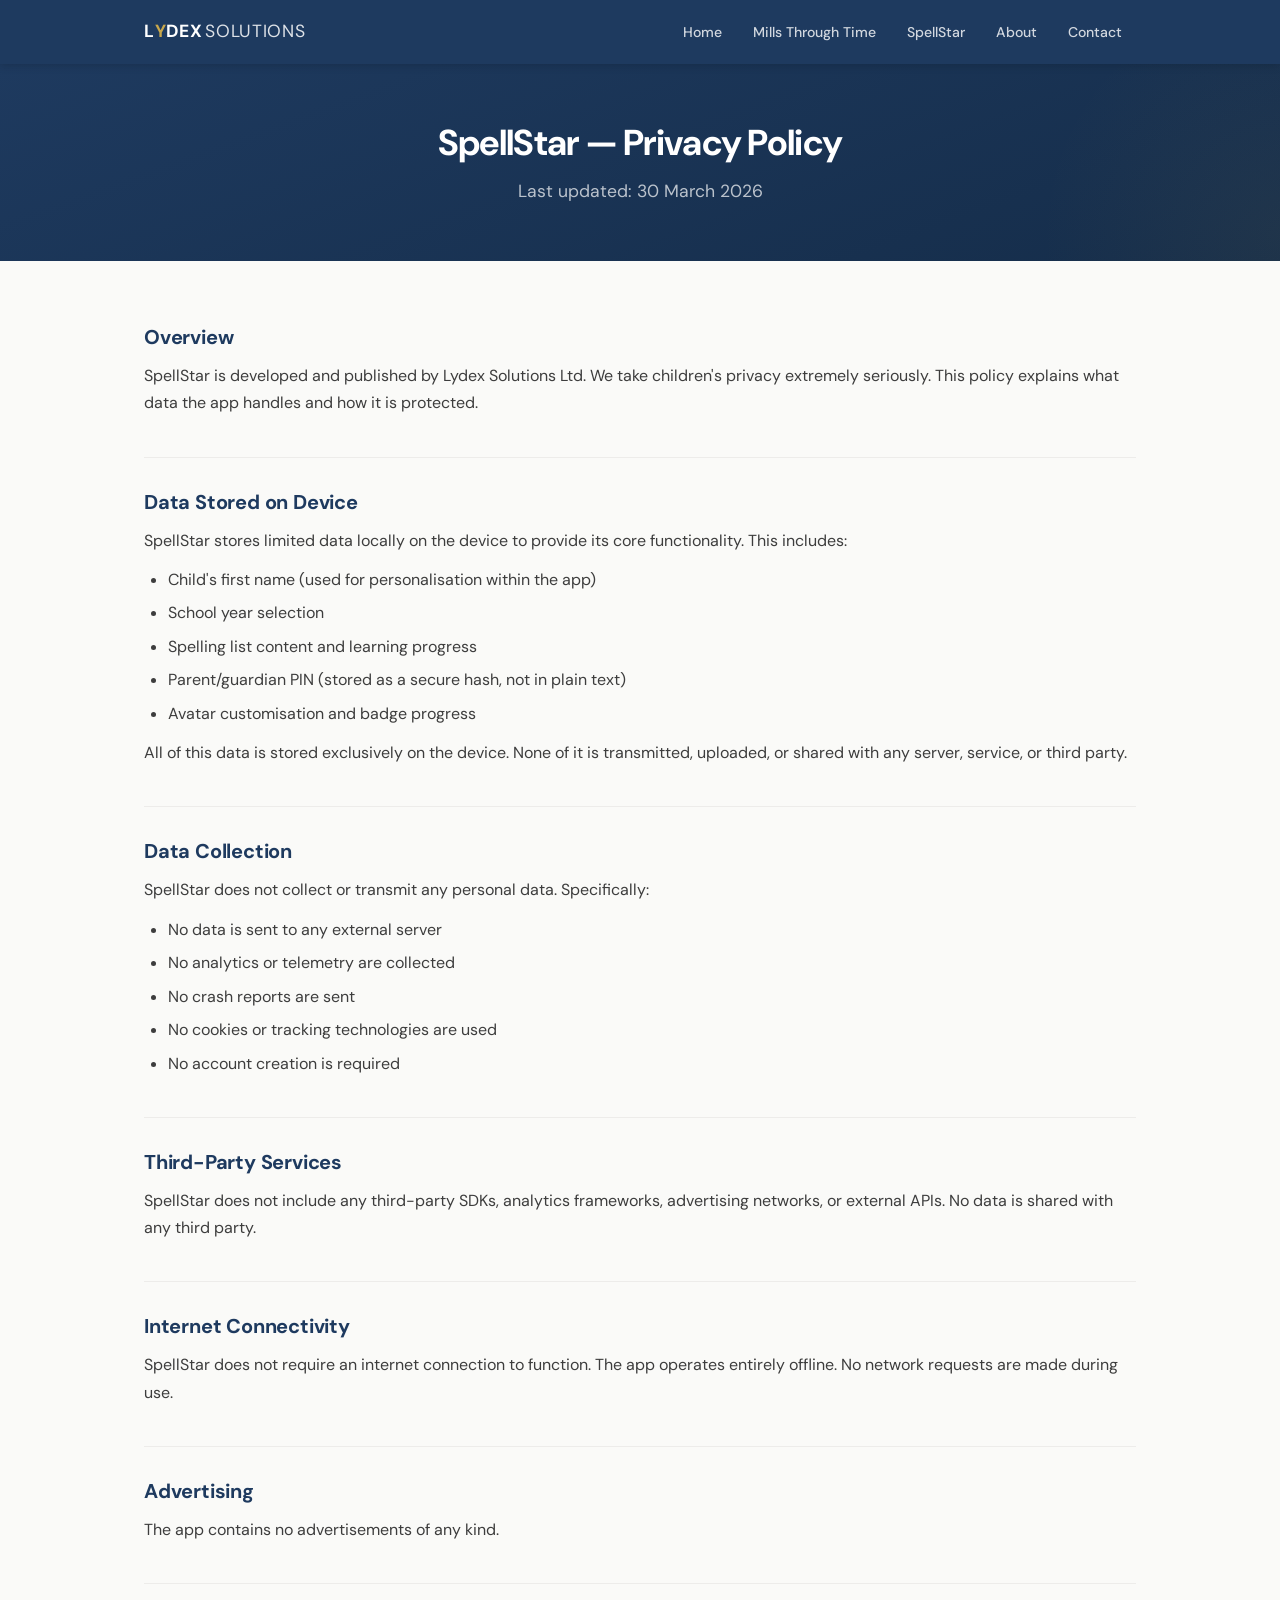
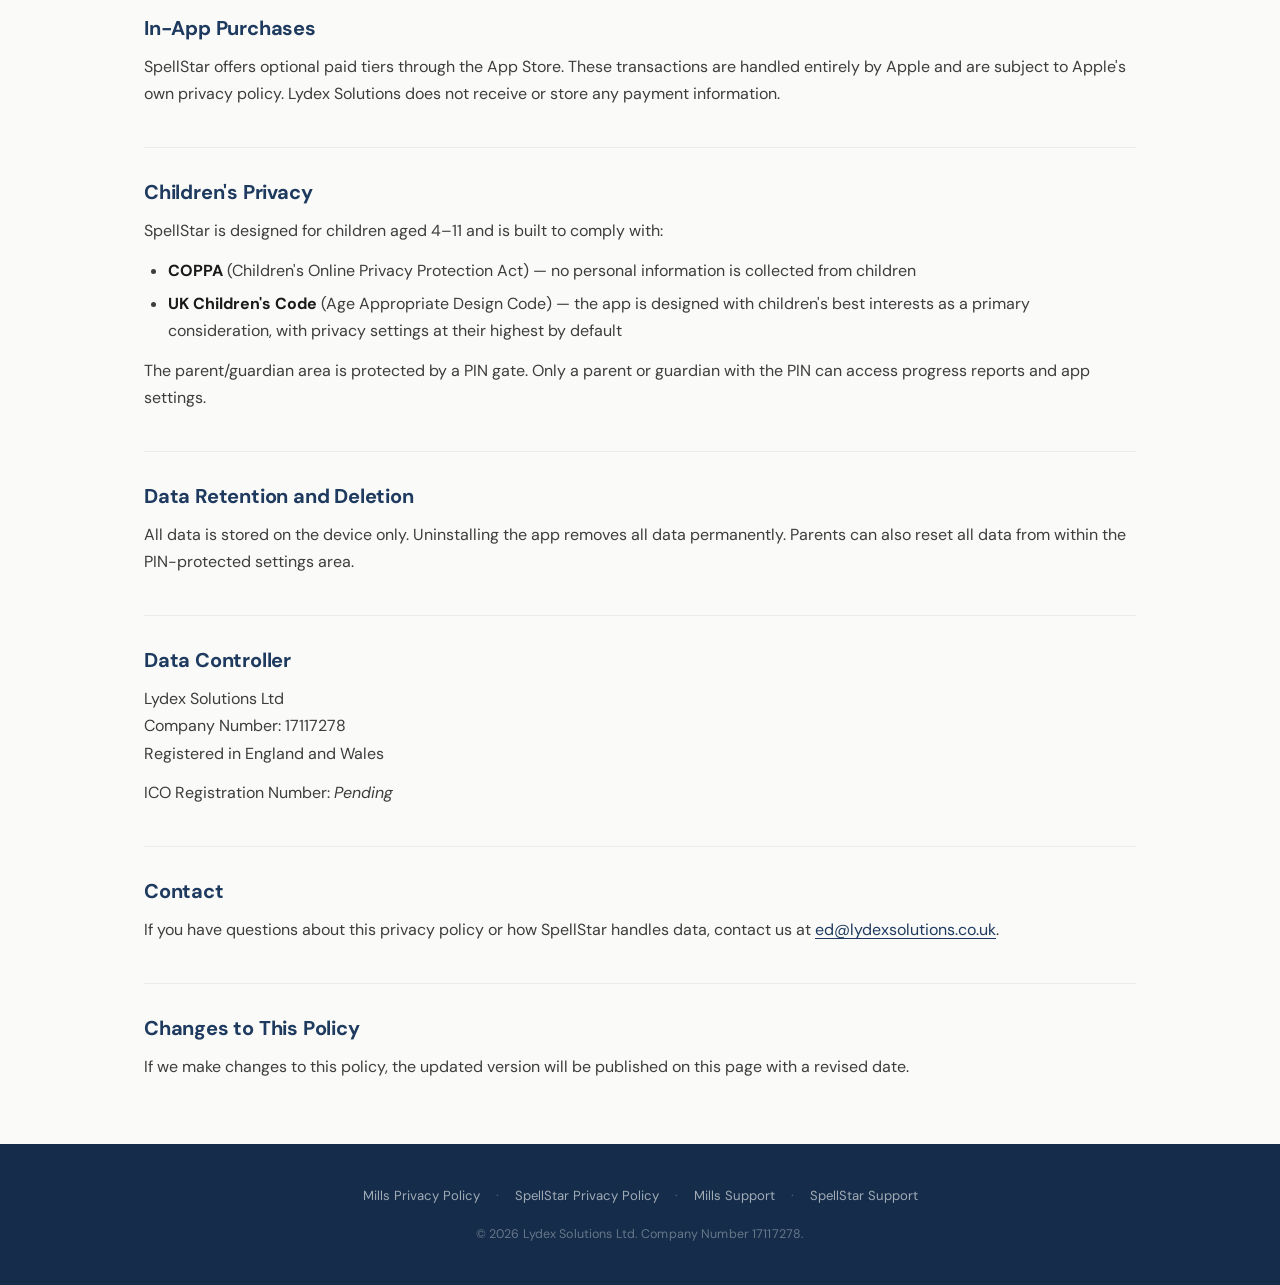
<file: spellstar-privacy.html>
<!DOCTYPE html>
<html lang="en">
<head>
    <meta charset="UTF-8">
    <meta name="viewport" content="width=device-width, initial-scale=1.0">
    <title>Privacy Policy — SpellStar — Lydex Solutions</title>
    <meta name="description" content="Privacy policy for SpellStar. All data stored locally on device. No cloud, no tracking, COPPA and UK Children's Code compliant.">
    <link rel="canonical" href="https://lydexsolutions.co.uk/spellstar-privacy">
    <meta property="og:type" content="website">
    <meta property="og:site_name" content="Lydex Solutions">
    <meta property="og:title" content="Privacy Policy — SpellStar">
    <meta property="og:description" content="Privacy policy for SpellStar. All data stored locally on device. No cloud, no tracking, COPPA and UK Children's Code compliant.">
    <meta property="og:url" content="https://lydexsolutions.co.uk/spellstar-privacy">
    <link rel="icon" type="image/svg+xml" href="data:image/svg+xml,%3Csvg xmlns='http://www.w3.org/2000/svg' viewBox='0 0 32 32'%3E%3Crect width='32' height='32' rx='6' fill='%231E3A5F'/%3E%3Ctext x='8' y='24' font-family='sans-serif' font-size='22' font-weight='700' fill='%23C9A84C'%3EL%3C/text%3E%3C/svg%3E">
    <link rel="preconnect" href="https://fonts.googleapis.com">
    <link rel="preconnect" href="https://fonts.gstatic.com" crossorigin>
    <link href="https://fonts.googleapis.com/css2?family=DM+Sans:wght@400;500;600;700&display=swap" rel="stylesheet">
    <link rel="stylesheet" href="/css/style.css">
</head>
<body>
    <header class="site-header">
        <div class="container header-inner">
            <a href="/" class="site-logo">L<span class="logo-accent">Y</span>DEX <span style="font-weight:400;opacity:0.85;margin-left:0.15em">SOLUTIONS</span></a>
            <button class="nav-toggle" aria-label="Toggle navigation" aria-expanded="false">
                <span></span><span></span><span></span>
            </button>
            <nav>
                <ul class="nav-links">
                    <li><a href="/">Home</a></li>
                    <li><a href="/mills-through-time">Mills Through Time</a></li>
                    <li><a href="/spellstar">SpellStar</a></li>
                    <li><a href="/about">About</a></li>
                    <li><a href="/contact">Contact</a></li>
                </ul>
            </nav>
        </div>
    </header>

    <main>
        <section class="page-hero">
            <div class="container">
                <h1>SpellStar &mdash; Privacy Policy</h1>
                <p class="subtitle">Last updated: 30 March 2026</p>
            </div>
        </section>

        <section class="section">
            <div class="container policy-content">
                <h2>Overview</h2>
                <p>SpellStar is developed and published by Lydex Solutions Ltd. We take children's privacy extremely seriously. This policy explains what data the app handles and how it is protected.</p>

                <h2>Data Stored on Device</h2>
                <p>SpellStar stores limited data locally on the device to provide its core functionality. This includes:</p>
                <ul>
                    <li>Child's first name (used for personalisation within the app)</li>
                    <li>School year selection</li>
                    <li>Spelling list content and learning progress</li>
                    <li>Parent/guardian PIN (stored as a secure hash, not in plain text)</li>
                    <li>Avatar customisation and badge progress</li>
                </ul>
                <p>All of this data is stored exclusively on the device. None of it is transmitted, uploaded, or shared with any server, service, or third party.</p>

                <h2>Data Collection</h2>
                <p>SpellStar does not collect or transmit any personal data. Specifically:</p>
                <ul>
                    <li>No data is sent to any external server</li>
                    <li>No analytics or telemetry are collected</li>
                    <li>No crash reports are sent</li>
                    <li>No cookies or tracking technologies are used</li>
                    <li>No account creation is required</li>
                </ul>

                <h2>Third-Party Services</h2>
                <p>SpellStar does not include any third-party SDKs, analytics frameworks, advertising networks, or external APIs. No data is shared with any third party.</p>

                <h2>Internet Connectivity</h2>
                <p>SpellStar does not require an internet connection to function. The app operates entirely offline. No network requests are made during use.</p>

                <h2>Advertising</h2>
                <p>The app contains no advertisements of any kind.</p>

                <h2>In-App Purchases</h2>
                <p>SpellStar offers optional paid tiers through the App Store. These transactions are handled entirely by Apple and are subject to Apple's own privacy policy. Lydex Solutions does not receive or store any payment information.</p>

                <h2>Children's Privacy</h2>
                <p>SpellStar is designed for children aged 4&ndash;11 and is built to comply with:</p>
                <ul>
                    <li><strong>COPPA</strong> (Children's Online Privacy Protection Act) &mdash; no personal information is collected from children</li>
                    <li><strong>UK Children's Code</strong> (Age Appropriate Design Code) &mdash; the app is designed with children's best interests as a primary consideration, with privacy settings at their highest by default</li>
                </ul>
                <p>The parent/guardian area is protected by a PIN gate. Only a parent or guardian with the PIN can access progress reports and app settings.</p>

                <h2>Data Retention and Deletion</h2>
                <p>All data is stored on the device only. Uninstalling the app removes all data permanently. Parents can also reset all data from within the PIN-protected settings area.</p>

                <h2>Data Controller</h2>
                <p>Lydex Solutions Ltd<br>
                Company Number: 17117278<br>
                Registered in England and Wales</p>
                <p>ICO Registration Number: <em>Pending</em></p>

                <h2>Contact</h2>
                <p>If you have questions about this privacy policy or how SpellStar handles data, contact us at <a href="mailto:ed@lydexsolutions.co.uk">ed@lydexsolutions.co.uk</a>.</p>

                <h2>Changes to This Policy</h2>
                <p>If we make changes to this policy, the updated version will be published on this page with a revised date.</p>
            </div>
        </section>
    </main>

    <footer class="site-footer">
        <div class="container footer-inner">
            <ul class="footer-links">
                <li><a href="/mills-privacy">Mills Privacy Policy</a></li>
                <li><a href="/spellstar-privacy">SpellStar Privacy Policy</a></li>
                <li><a href="/mills-support">Mills Support</a></li>
                <li><a href="/spellstar-support">SpellStar Support</a></li>
            </ul>
            <p class="footer-copy">&copy; 2026 Lydex Solutions Ltd. Company Number 17117278.</p>
        </div>
    </footer>

    <script>
        document.querySelector('.nav-toggle').addEventListener('click', function () {
            this.classList.toggle('open');
            this.setAttribute('aria-expanded', this.classList.contains('open'));
            document.querySelector('.nav-links').classList.toggle('open');
        });
    </script>
</body>
</html>
</file>
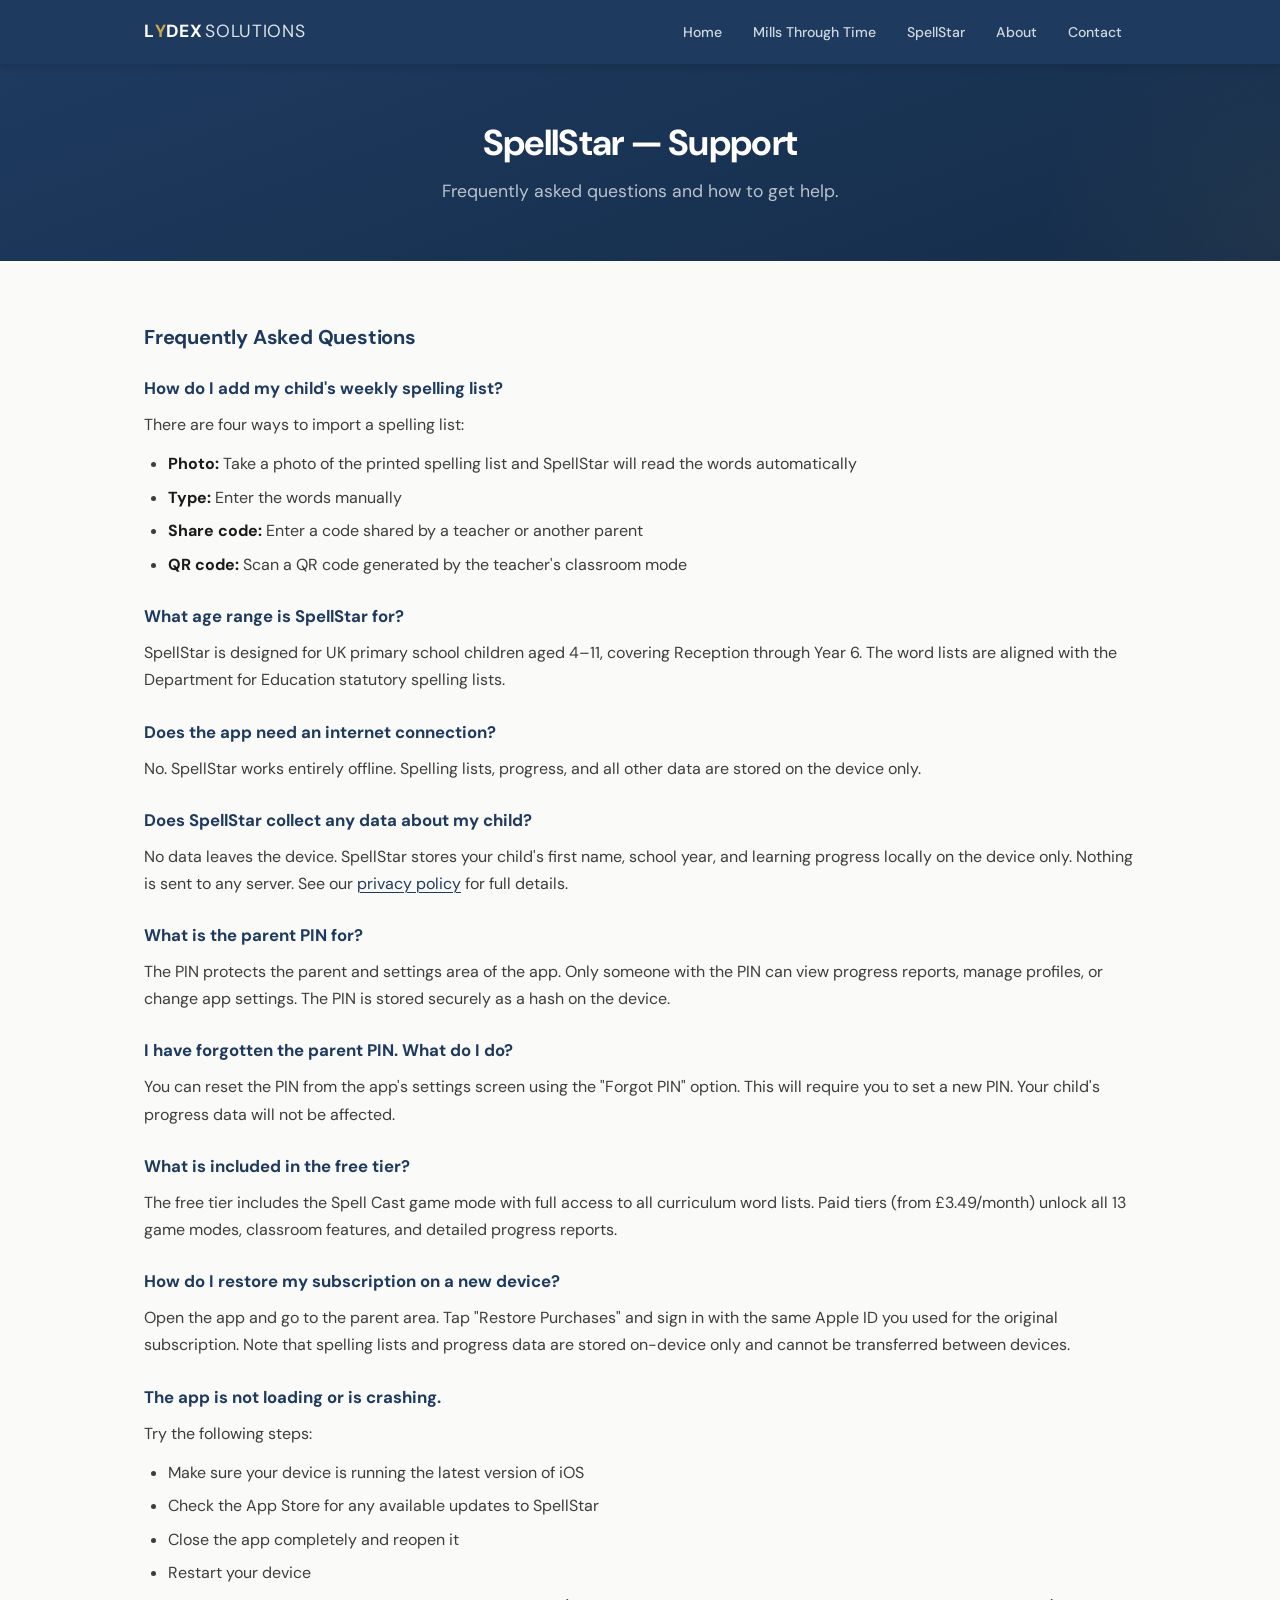
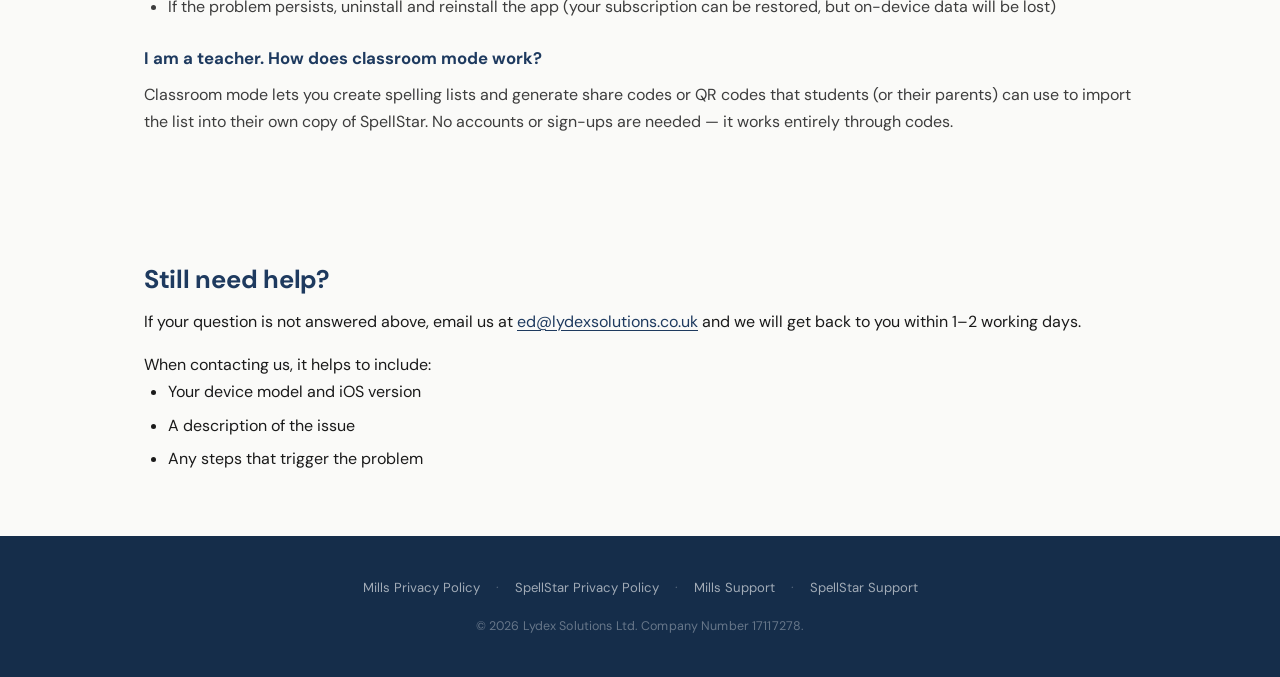
<file: spellstar-support.html>
<!DOCTYPE html>
<html lang="en">
<head>
    <meta charset="UTF-8">
    <meta name="viewport" content="width=device-width, initial-scale=1.0">
    <title>Support — SpellStar — Lydex Solutions</title>
    <meta name="description" content="Support and frequently asked questions for SpellStar.">
    <link rel="canonical" href="https://lydexsolutions.co.uk/spellstar-support">
    <meta property="og:type" content="website">
    <meta property="og:site_name" content="Lydex Solutions">
    <meta property="og:title" content="Support — SpellStar">
    <meta property="og:description" content="Support and frequently asked questions for SpellStar.">
    <meta property="og:url" content="https://lydexsolutions.co.uk/spellstar-support">
    <link rel="icon" type="image/svg+xml" href="data:image/svg+xml,%3Csvg xmlns='http://www.w3.org/2000/svg' viewBox='0 0 32 32'%3E%3Crect width='32' height='32' rx='6' fill='%231E3A5F'/%3E%3Ctext x='8' y='24' font-family='sans-serif' font-size='22' font-weight='700' fill='%23C9A84C'%3EL%3C/text%3E%3C/svg%3E">
    <link rel="preconnect" href="https://fonts.googleapis.com">
    <link rel="preconnect" href="https://fonts.gstatic.com" crossorigin>
    <link href="https://fonts.googleapis.com/css2?family=DM+Sans:wght@400;500;600;700&display=swap" rel="stylesheet">
    <link rel="stylesheet" href="/css/style.css">
</head>
<body>
    <header class="site-header">
        <div class="container header-inner">
            <a href="/" class="site-logo">L<span class="logo-accent">Y</span>DEX <span style="font-weight:400;opacity:0.85;margin-left:0.15em">SOLUTIONS</span></a>
            <button class="nav-toggle" aria-label="Toggle navigation" aria-expanded="false">
                <span></span><span></span><span></span>
            </button>
            <nav>
                <ul class="nav-links">
                    <li><a href="/">Home</a></li>
                    <li><a href="/mills-through-time">Mills Through Time</a></li>
                    <li><a href="/spellstar">SpellStar</a></li>
                    <li><a href="/about">About</a></li>
                    <li><a href="/contact">Contact</a></li>
                </ul>
            </nav>
        </div>
    </header>

    <main>
        <section class="page-hero">
            <div class="container">
                <h1>SpellStar &mdash; Support</h1>
                <p class="subtitle">Frequently asked questions and how to get help.</p>
            </div>
        </section>

        <section class="section">
            <div class="container policy-content">
                <h2>Frequently Asked Questions</h2>

                <h3>How do I add my child's weekly spelling list?</h3>
                <p>There are four ways to import a spelling list:</p>
                <ul>
                    <li><strong>Photo:</strong> Take a photo of the printed spelling list and SpellStar will read the words automatically</li>
                    <li><strong>Type:</strong> Enter the words manually</li>
                    <li><strong>Share code:</strong> Enter a code shared by a teacher or another parent</li>
                    <li><strong>QR code:</strong> Scan a QR code generated by the teacher's classroom mode</li>
                </ul>

                <h3>What age range is SpellStar for?</h3>
                <p>SpellStar is designed for UK primary school children aged 4&ndash;11, covering Reception through Year 6. The word lists are aligned with the Department for Education statutory spelling lists.</p>

                <h3>Does the app need an internet connection?</h3>
                <p>No. SpellStar works entirely offline. Spelling lists, progress, and all other data are stored on the device only.</p>

                <h3>Does SpellStar collect any data about my child?</h3>
                <p>No data leaves the device. SpellStar stores your child's first name, school year, and learning progress locally on the device only. Nothing is sent to any server. See our <a href="/spellstar-privacy">privacy policy</a> for full details.</p>

                <h3>What is the parent PIN for?</h3>
                <p>The PIN protects the parent and settings area of the app. Only someone with the PIN can view progress reports, manage profiles, or change app settings. The PIN is stored securely as a hash on the device.</p>

                <h3>I have forgotten the parent PIN. What do I do?</h3>
                <p>You can reset the PIN from the app's settings screen using the "Forgot PIN" option. This will require you to set a new PIN. Your child's progress data will not be affected.</p>

                <h3>What is included in the free tier?</h3>
                <p>The free tier includes the Spell Cast game mode with full access to all curriculum word lists. Paid tiers (from &pound;3.49/month) unlock all 13 game modes, classroom features, and detailed progress reports.</p>

                <h3>How do I restore my subscription on a new device?</h3>
                <p>Open the app and go to the parent area. Tap "Restore Purchases" and sign in with the same Apple ID you used for the original subscription. Note that spelling lists and progress data are stored on-device only and cannot be transferred between devices.</p>

                <h3>The app is not loading or is crashing.</h3>
                <p>Try the following steps:</p>
                <ul>
                    <li>Make sure your device is running the latest version of iOS</li>
                    <li>Check the App Store for any available updates to SpellStar</li>
                    <li>Close the app completely and reopen it</li>
                    <li>Restart your device</li>
                    <li>If the problem persists, uninstall and reinstall the app (your subscription can be restored, but on-device data will be lost)</li>
                </ul>

                <h3>I am a teacher. How does classroom mode work?</h3>
                <p>Classroom mode lets you create spelling lists and generate share codes or QR codes that students (or their parents) can use to import the list into their own copy of SpellStar. No accounts or sign-ups are needed &mdash; it works entirely through codes.</p>
            </div>
        </section>

        <section class="section">
            <div class="container">
                <h2>Still need help?</h2>
                <p>If your question is not answered above, email us at <a href="mailto:ed@lydexsolutions.co.uk">ed@lydexsolutions.co.uk</a> and we will get back to you within 1&ndash;2 working days.</p>
                <p class="mt-1">When contacting us, it helps to include:</p>
                <ul>
                    <li>Your device model and iOS version</li>
                    <li>A description of the issue</li>
                    <li>Any steps that trigger the problem</li>
                </ul>
            </div>
        </section>
    </main>

    <footer class="site-footer">
        <div class="container footer-inner">
            <ul class="footer-links">
                <li><a href="/mills-privacy">Mills Privacy Policy</a></li>
                <li><a href="/spellstar-privacy">SpellStar Privacy Policy</a></li>
                <li><a href="/mills-support">Mills Support</a></li>
                <li><a href="/spellstar-support">SpellStar Support</a></li>
            </ul>
            <p class="footer-copy">&copy; 2026 Lydex Solutions Ltd. Company Number 17117278.</p>
        </div>
    </footer>

    <script>
        document.querySelector('.nav-toggle').addEventListener('click', function () {
            this.classList.toggle('open');
            this.setAttribute('aria-expanded', this.classList.contains('open'));
            document.querySelector('.nav-links').classList.toggle('open');
        });
    </script>
</body>
</html>
</file>
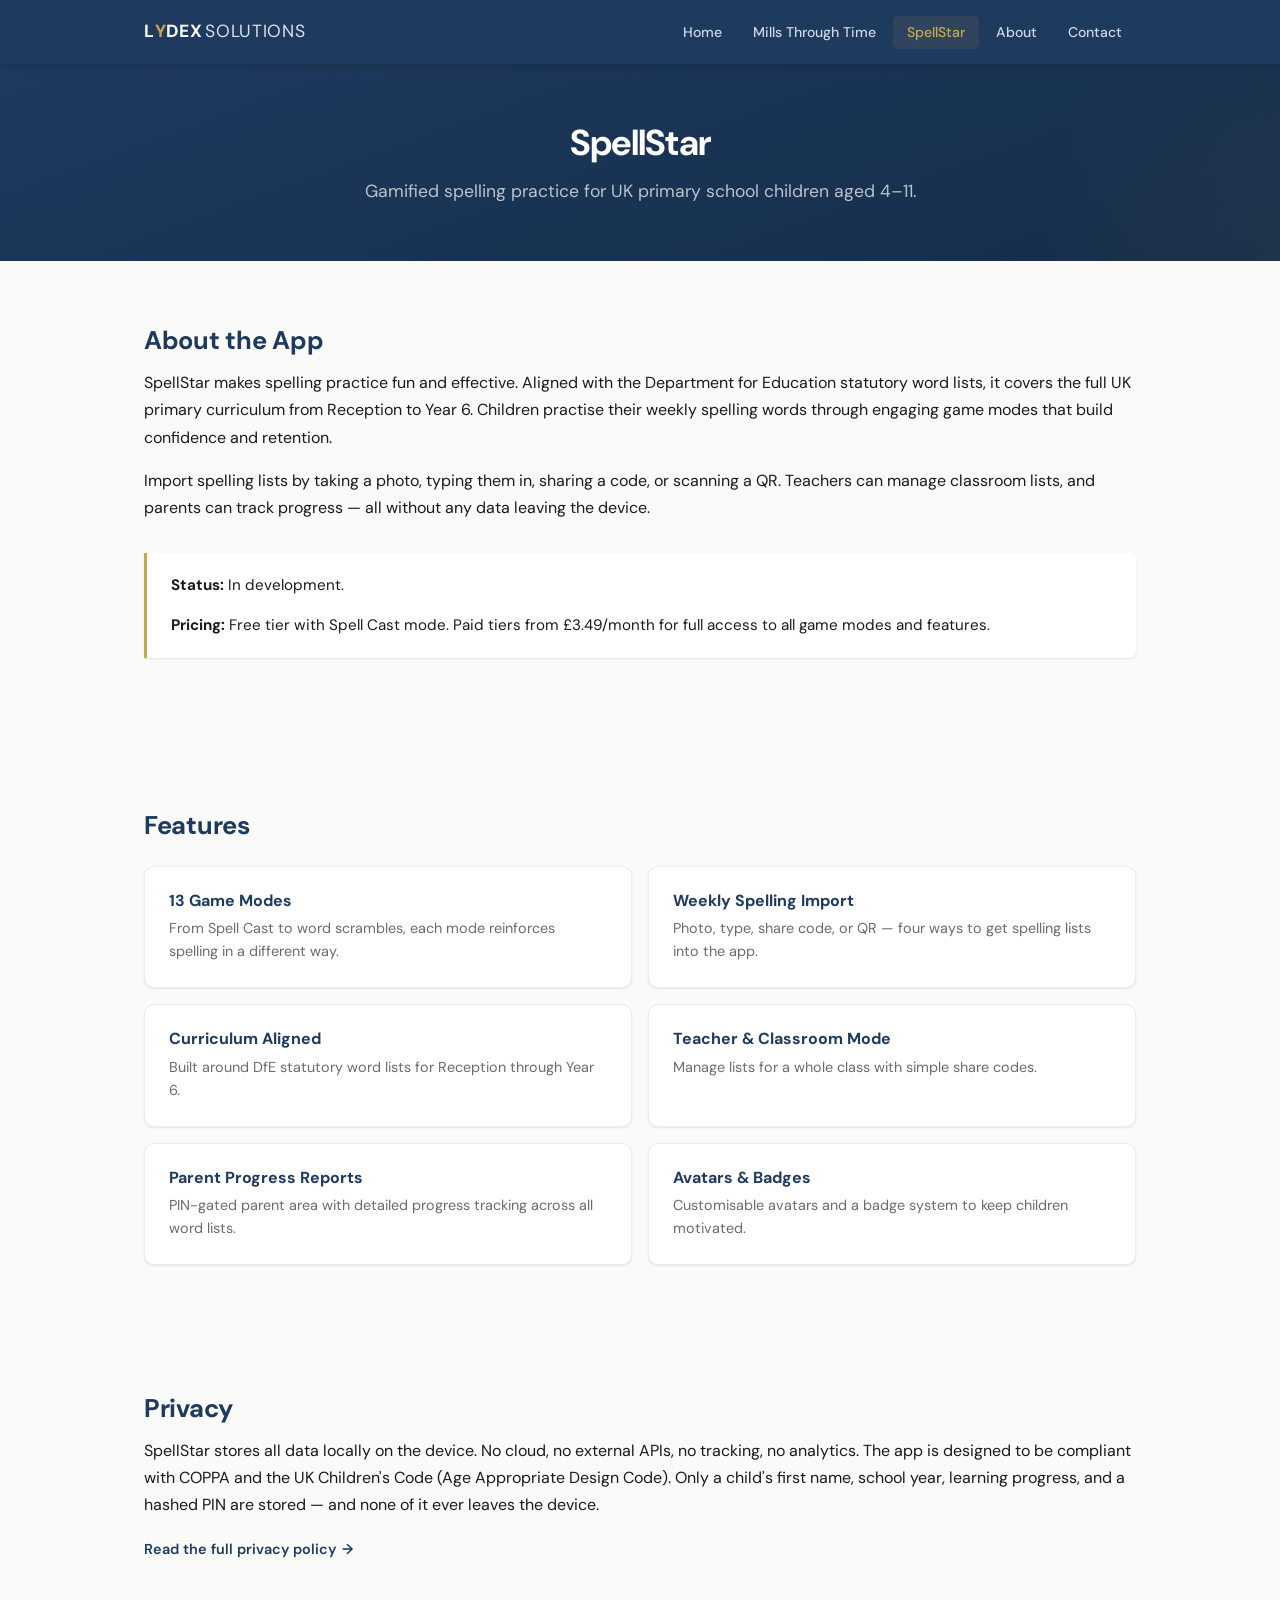
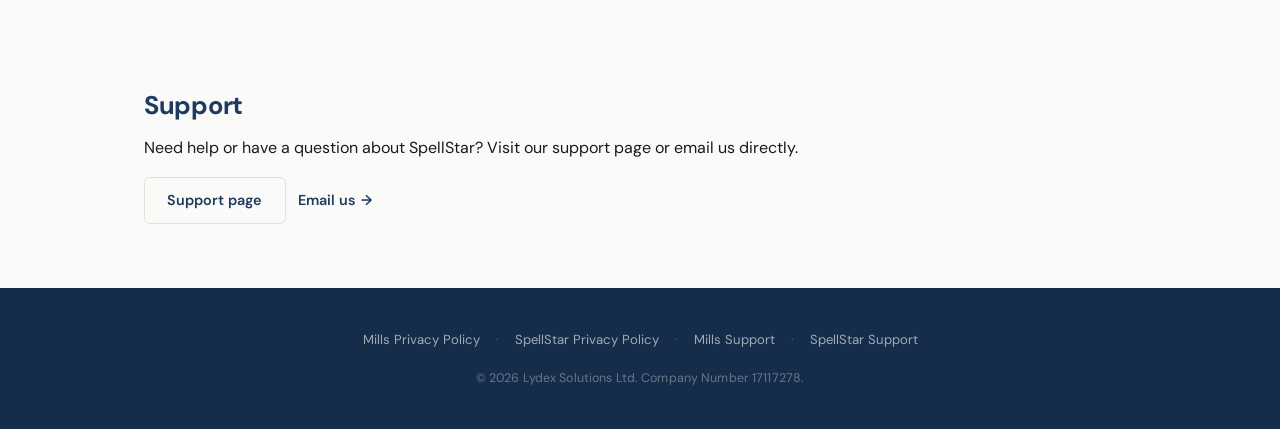
<file: spellstar.html>
<!DOCTYPE html>
<html lang="en">
<head>
    <meta charset="UTF-8">
    <meta name="viewport" content="width=device-width, initial-scale=1.0">
    <title>SpellStar — Lydex Solutions</title>
    <meta name="description" content="SpellStar: Gamified spelling practice for UK primary school children aged 4-11, aligned with DfE statutory word lists.">
    <link rel="canonical" href="https://lydexsolutions.co.uk/spellstar">
    <meta property="og:type" content="website">
    <meta property="og:site_name" content="Lydex Solutions">
    <meta property="og:title" content="SpellStar">
    <meta property="og:description" content="SpellStar: Gamified spelling practice for UK primary school children aged 4-11, aligned with DfE statutory word lists.">
    <meta property="og:url" content="https://lydexsolutions.co.uk/spellstar">
    <link rel="icon" type="image/svg+xml" href="data:image/svg+xml,%3Csvg xmlns='http://www.w3.org/2000/svg' viewBox='0 0 32 32'%3E%3Crect width='32' height='32' rx='6' fill='%231E3A5F'/%3E%3Ctext x='8' y='24' font-family='sans-serif' font-size='22' font-weight='700' fill='%23C9A84C'%3EL%3C/text%3E%3C/svg%3E">
    <link rel="preconnect" href="https://fonts.googleapis.com">
    <link rel="preconnect" href="https://fonts.gstatic.com" crossorigin>
    <link href="https://fonts.googleapis.com/css2?family=DM+Sans:wght@400;500;600;700&display=swap" rel="stylesheet">
    <link rel="stylesheet" href="/css/style.css">
</head>
<body>
    <header class="site-header">
        <div class="container header-inner">
            <a href="/" class="site-logo">L<span class="logo-accent">Y</span>DEX <span style="font-weight:400;opacity:0.85;margin-left:0.15em">SOLUTIONS</span></a>
            <button class="nav-toggle" aria-label="Toggle navigation" aria-expanded="false">
                <span></span><span></span><span></span>
            </button>
            <nav>
                <ul class="nav-links">
                    <li><a href="/">Home</a></li>
                    <li><a href="/mills-through-time">Mills Through Time</a></li>
                    <li><a href="/spellstar" class="active">SpellStar</a></li>
                    <li><a href="/about">About</a></li>
                    <li><a href="/contact">Contact</a></li>
                </ul>
            </nav>
        </div>
    </header>

    <main>
        <section class="page-hero">
            <div class="container">
                <h1>SpellStar</h1>
                <p class="subtitle">Gamified spelling practice for UK primary school children aged 4&ndash;11.</p>
            </div>
        </section>

        <section class="section">
            <div class="container">
                <h2>About the App</h2>
                <p>SpellStar makes spelling practice fun and effective. Aligned with the Department for Education statutory word lists, it covers the full UK primary curriculum from Reception to Year 6. Children practise their weekly spelling words through engaging game modes that build confidence and retention.</p>
                <p>Import spelling lists by taking a photo, typing them in, sharing a code, or scanning a QR. Teachers can manage classroom lists, and parents can track progress &mdash; all without any data leaving the device.</p>

                <div class="info-box mt-2">
                    <p><strong>Status:</strong> In development.</p>
                    <p><strong>Pricing:</strong> Free tier with Spell Cast mode. Paid tiers from &pound;3.49/month for full access to all game modes and features.</p>
                </div>
            </div>
        </section>

        <section class="section">
            <div class="container">
                <h2>Features</h2>
                <div class="feature-grid">
                    <div class="feature-item">
                        <h3>13 Game Modes</h3>
                        <p>From Spell Cast to word scrambles, each mode reinforces spelling in a different way.</p>
                    </div>
                    <div class="feature-item">
                        <h3>Weekly Spelling Import</h3>
                        <p>Photo, type, share code, or QR &mdash; four ways to get spelling lists into the app.</p>
                    </div>
                    <div class="feature-item">
                        <h3>Curriculum Aligned</h3>
                        <p>Built around DfE statutory word lists for Reception through Year 6.</p>
                    </div>
                    <div class="feature-item">
                        <h3>Teacher &amp; Classroom Mode</h3>
                        <p>Manage lists for a whole class with simple share codes.</p>
                    </div>
                    <div class="feature-item">
                        <h3>Parent Progress Reports</h3>
                        <p>PIN-gated parent area with detailed progress tracking across all word lists.</p>
                    </div>
                    <div class="feature-item">
                        <h3>Avatars &amp; Badges</h3>
                        <p>Customisable avatars and a badge system to keep children motivated.</p>
                    </div>
                </div>
            </div>
        </section>

        <section class="section">
            <div class="container">
                <h2>Privacy</h2>
                <p>SpellStar stores all data locally on the device. No cloud, no external APIs, no tracking, no analytics. The app is designed to be compliant with COPPA and the UK Children's Code (Age Appropriate Design Code). Only a child's first name, school year, learning progress, and a hashed PIN are stored &mdash; and none of it ever leaves the device.</p>
                <p class="mt-1">
                    <a href="/spellstar-privacy" class="link-arrow">Read the full privacy policy</a>
                </p>
            </div>
        </section>

        <section class="section">
            <div class="container">
                <h2>Support</h2>
                <p>Need help or have a question about SpellStar? Visit our support page or email us directly.</p>
                <p class="mt-1">
                    <a href="/spellstar-support" class="btn btn--outline">Support page</a>
                    &nbsp;
                    <a href="mailto:ed@lydexsolutions.co.uk" class="link-arrow">Email us</a>
                </p>
            </div>
        </section>
    </main>

    <footer class="site-footer">
        <div class="container footer-inner">
            <ul class="footer-links">
                <li><a href="/mills-privacy">Mills Privacy Policy</a></li>
                <li><a href="/spellstar-privacy">SpellStar Privacy Policy</a></li>
                <li><a href="/mills-support">Mills Support</a></li>
                <li><a href="/spellstar-support">SpellStar Support</a></li>
            </ul>
            <p class="footer-copy">&copy; 2026 Lydex Solutions Ltd. Company Number 17117278.</p>
        </div>
    </footer>

    <script>
        document.querySelector('.nav-toggle').addEventListener('click', function () {
            this.classList.toggle('open');
            this.setAttribute('aria-expanded', this.classList.contains('open'));
            document.querySelector('.nav-links').classList.toggle('open');
        });
    </script>
</body>
</html>
</file>
<file: css/style.css>
/* ===========================
   Lydex Solutions — Stylesheet
   =========================== */

/* --- Reset & Base --- */
*, *::before, *::after {
    box-sizing: border-box;
    margin: 0;
    padding: 0;
}

:root {
    --navy: #1E3A5F;
    --navy-dark: #152d4a;
    --navy-light: #2a4d7a;
    --gold: #C9A84C;
    --gold-soft: rgba(201, 168, 76, 0.10);
    --gold-hover: #b8963f;
    --bg: #FAFAF8;
    --bg-alt: #F4F3F0;
    --text: #1A1A1A;
    --text-light: #3d3d3d;
    --muted: #6B6B6B;
    --border: #E2E0DB;
    --border-light: #EDECEA;
    --white: #FFFFFF;
    --shadow-sm: 0 1px 3px rgba(0, 0, 0, 0.04), 0 1px 2px rgba(0, 0, 0, 0.06);
    --shadow-md: 0 4px 12px rgba(0, 0, 0, 0.06), 0 2px 4px rgba(0, 0, 0, 0.04);
    --shadow-lg: 0 12px 32px rgba(0, 0, 0, 0.08), 0 4px 8px rgba(0, 0, 0, 0.04);
    --radius-sm: 6px;
    --radius-md: 10px;
    --radius-lg: 16px;
}

html {
    font-size: 16px;
    scroll-behavior: smooth;
    -webkit-font-smoothing: antialiased;
    -moz-osx-font-smoothing: grayscale;
}

body {
    font-family: 'DM Sans', sans-serif;
    background-color: var(--bg);
    color: var(--text);
    line-height: 1.7;
    min-height: 100vh;
    display: flex;
    flex-direction: column;
}

main {
    flex: 1;
}

img {
    max-width: 100%;
    display: block;
}

a {
    color: var(--navy);
    text-decoration-thickness: 1px;
    text-underline-offset: 3px;
    transition: color 0.2s ease;
}

a:hover {
    color: var(--gold);
}

a:focus-visible {
    outline: 2px solid var(--gold);
    outline-offset: 3px;
    border-radius: 2px;
}

h1, h2, h3, h4 {
    line-height: 1.25;
    color: var(--navy);
    font-weight: 700;
}

h1 { font-size: 2.25rem; margin-bottom: 1rem; letter-spacing: -0.02em; }
h2 { font-size: 1.6rem; margin-bottom: 0.75rem; letter-spacing: -0.01em; }
h3 { font-size: 1.15rem; margin-bottom: 0.5rem; }

p + p { margin-top: 1rem; }

ul, ol { padding-left: 1.5rem; }
li + li { margin-top: 0.4rem; }

/* --- Layout --- */
.container {
    width: 100%;
    max-width: 1040px;
    margin: 0 auto;
    padding: 0 1.5rem;
}

.section {
    padding: 4rem 0;
}

.section--alt {
    background: var(--bg-alt);
}

/* --- Header & Nav --- */
.site-header {
    background: var(--navy);
    padding: 0;
    position: sticky;
    top: 0;
    z-index: 100;
    box-shadow: 0 2px 8px rgba(0, 0, 0, 0.15);
}

.header-inner {
    display: flex;
    align-items: center;
    justify-content: space-between;
    height: 64px;
}

.site-logo {
    display: flex;
    align-items: center;
    text-decoration: none;
    flex-shrink: 0;
    color: var(--white);
    font-size: 1.1rem;
    font-weight: 700;
    letter-spacing: 0.04em;
}

.site-logo:hover {
    color: var(--gold);
}

.site-logo .logo-accent {
    color: var(--gold);
}

.nav-links {
    display: flex;
    align-items: center;
    gap: 0.25rem;
    list-style: none;
    padding: 0;
    margin: 0;
}

.nav-links li {
    margin: 0;
    padding: 0;
}

.nav-links a {
    color: rgba(255, 255, 255, 0.8);
    text-decoration: none;
    font-size: 0.88rem;
    font-weight: 500;
    padding: 0.45rem 0.85rem;
    border-radius: var(--radius-sm);
    transition: color 0.2s, background 0.2s;
}

.nav-links a:hover {
    color: var(--white);
    background: rgba(255, 255, 255, 0.08);
}

.nav-links a.active {
    color: var(--gold);
    background: rgba(201, 168, 76, 0.1);
}

.nav-links a:focus-visible {
    outline: 2px solid var(--gold);
    outline-offset: 2px;
}

/* Hamburger */
.nav-toggle {
    display: none;
    background: none;
    border: none;
    cursor: pointer;
    padding: 0.5rem;
    border-radius: var(--radius-sm);
    transition: background 0.2s;
}

.nav-toggle:hover {
    background: rgba(255, 255, 255, 0.1);
}

.nav-toggle span {
    display: block;
    width: 22px;
    height: 2px;
    background: var(--white);
    margin: 5px 0;
    transition: transform 0.3s, opacity 0.3s;
    border-radius: 1px;
}

/* Mobile nav */
@media (max-width: 720px) {
    .nav-toggle {
        display: block;
    }

    .nav-links {
        display: none;
        flex-direction: column;
        position: absolute;
        top: 64px;
        left: 0;
        right: 0;
        background: var(--navy-dark);
        padding: 0.75rem 1rem 1rem;
        gap: 0;
        border-top: 1px solid rgba(255, 255, 255, 0.08);
        box-shadow: 0 8px 24px rgba(0, 0, 0, 0.2);
    }

    .nav-links.open {
        display: flex;
    }

    .nav-links li {
        border-bottom: 1px solid rgba(255, 255, 255, 0.04);
    }

    .nav-links li:last-child {
        border-bottom: none;
    }

    .nav-links a {
        font-size: 0.95rem;
        padding: 0.75rem 0.85rem;
        border-radius: var(--radius-sm);
    }

    .nav-toggle.open span:nth-child(1) {
        transform: rotate(45deg) translate(5px, 5px);
    }
    .nav-toggle.open span:nth-child(2) {
        opacity: 0;
    }
    .nav-toggle.open span:nth-child(3) {
        transform: rotate(-45deg) translate(5px, -5px);
    }
}

/* --- Hero / Page Header --- */
.page-hero {
    background: linear-gradient(160deg, var(--navy) 0%, var(--navy-dark) 100%);
    color: var(--white);
    padding: 3.5rem 0;
    text-align: center;
    position: relative;
    overflow: hidden;
}

.page-hero::before {
    content: '';
    position: absolute;
    top: -40%;
    right: -20%;
    width: 500px;
    height: 500px;
    background: radial-gradient(circle, rgba(201, 168, 76, 0.06) 0%, transparent 70%);
    pointer-events: none;
}

.page-hero h1 {
    color: var(--white);
    font-size: 2.25rem;
    margin-bottom: 0.75rem;
    position: relative;
}

.page-hero .subtitle {
    color: rgba(255, 255, 255, 0.7);
    font-size: 1.1rem;
    max-width: 560px;
    margin: 0 auto;
    line-height: 1.6;
    position: relative;
}

/* Homepage hero — with logo on light background */
.home-hero {
    background: var(--white);
    padding: 3.5rem 0 3rem;
    border-bottom: 1px solid var(--border-light);
}

.home-hero::before {
    display: none;
}

.home-hero .hero-logo {
    height: auto;
    width: 340px;
    max-width: 75%;
    margin: 0 auto 1.75rem;
    display: block;
}

.home-hero .subtitle {
    font-size: 1.1rem;
    max-width: 520px;
    color: var(--muted);
}

.hero-divider {
    width: 48px;
    height: 3px;
    background: var(--gold);
    border: none;
    border-radius: 2px;
    margin: 1.5rem auto 0;
}

/* --- App Cards (Homepage) --- */
.app-cards {
    display: grid;
    grid-template-columns: 1fr;
    gap: 1.5rem;
}

@media (min-width: 640px) {
    .app-cards {
        grid-template-columns: 1fr 1fr;
    }
}

.app-card {
    background: var(--white);
    border: 1px solid var(--border-light);
    border-radius: var(--radius-md);
    padding: 2rem;
    box-shadow: var(--shadow-sm);
    transition: box-shadow 0.25s ease, border-color 0.25s ease, transform 0.25s ease;
    position: relative;
}

.app-card:hover {
    box-shadow: var(--shadow-md);
    border-color: var(--gold);
    transform: translateY(-2px);
}

.app-card::before {
    content: '';
    position: absolute;
    top: 0;
    left: 0;
    right: 0;
    height: 3px;
    border-radius: var(--radius-md) var(--radius-md) 0 0;
    opacity: 0;
    transition: opacity 0.25s ease;
}

.app-card:hover::before {
    opacity: 1;
}

.app-card:first-child::before {
    background: var(--gold);
}

.app-card:last-child::before {
    background: var(--navy);
}

.app-card h3 {
    font-size: 1.25rem;
    margin-bottom: 0.3rem;
}

.app-card .app-tagline {
    color: var(--muted);
    font-size: 0.88rem;
    margin-bottom: 1.25rem;
    font-style: italic;
}

.app-card p {
    font-size: 0.95rem;
    color: var(--text-light);
    margin-bottom: 1rem;
    line-height: 1.65;
}

.app-card .badge {
    display: inline-block;
    font-size: 0.72rem;
    font-weight: 700;
    padding: 0.3rem 0.75rem;
    border-radius: 20px;
    text-transform: uppercase;
    letter-spacing: 0.06em;
}

.badge--coming-soon {
    background: var(--gold-soft);
    color: var(--gold-hover);
}

.badge--in-dev {
    background: rgba(30, 58, 95, 0.07);
    color: var(--navy-light);
}

/* --- Section Headers --- */
.section-header {
    text-align: center;
    margin-bottom: 2.5rem;
}

.section-header h2 {
    margin-bottom: 0.5rem;
}

.section-header p {
    color: var(--muted);
    font-size: 1rem;
    max-width: 480px;
    margin: 0 auto;
}

.section-header .accent-bar {
    width: 40px;
    height: 3px;
    background: var(--gold);
    border-radius: 2px;
    margin: 0.75rem auto 0;
}

/* --- Buttons / Links --- */
.btn {
    display: inline-block;
    padding: 0.65rem 1.4rem;
    border-radius: var(--radius-sm);
    font-size: 0.9rem;
    font-weight: 600;
    text-decoration: none;
    transition: all 0.2s ease;
    cursor: pointer;
}

.btn--primary {
    background: var(--navy);
    color: var(--white);
    box-shadow: 0 2px 4px rgba(30, 58, 95, 0.2);
}

.btn--primary:hover {
    background: var(--navy-light);
    color: var(--white);
    box-shadow: 0 4px 8px rgba(30, 58, 95, 0.25);
    transform: translateY(-1px);
}

.btn--outline {
    background: transparent;
    color: var(--navy);
    border: 1.5px solid var(--border);
}

.btn--outline:hover {
    border-color: var(--navy);
    background: var(--navy);
    color: var(--white);
}

.link-arrow {
    font-weight: 600;
    font-size: 0.9rem;
    text-decoration: none;
    color: var(--navy);
    transition: color 0.2s, gap 0.2s;
    display: inline-flex;
    align-items: center;
    gap: 0.35rem;
}

.link-arrow::after {
    content: '\2192';
    transition: transform 0.2s;
}

.link-arrow:hover {
    color: var(--gold);
}

.link-arrow:hover::after {
    transform: translateX(3px);
}

/* --- Feature List --- */
.feature-grid {
    display: grid;
    grid-template-columns: 1fr;
    gap: 1rem;
    margin-top: 1.5rem;
}

@media (min-width: 640px) {
    .feature-grid {
        grid-template-columns: 1fr 1fr;
    }
}

@media (min-width: 860px) {
    .feature-grid--three {
        grid-template-columns: 1fr 1fr 1fr;
    }
}

.feature-item {
    background: var(--white);
    border: 1px solid var(--border-light);
    border-radius: var(--radius-md);
    padding: 1.5rem;
    box-shadow: var(--shadow-sm);
    transition: box-shadow 0.2s, transform 0.2s;
}

.feature-item:hover {
    box-shadow: var(--shadow-md);
    transform: translateY(-1px);
}

.feature-item h3 {
    font-size: 1rem;
    margin-bottom: 0.4rem;
    color: var(--navy);
}

.feature-item p {
    font-size: 0.9rem;
    color: var(--muted);
    line-height: 1.6;
}

/* --- Info Box --- */
.info-box {
    background: var(--white);
    border-left: 3px solid var(--gold);
    padding: 1.25rem 1.5rem;
    border-radius: 0 var(--radius-sm) var(--radius-sm) 0;
    margin: 1.5rem 0;
    box-shadow: var(--shadow-sm);
}

.info-box p {
    font-size: 0.95rem;
    line-height: 1.6;
}

/* --- Policy / Legal --- */
.policy-content h2 {
    margin-top: 2.5rem;
    padding-top: 2rem;
    border-top: 1px solid var(--border-light);
    font-size: 1.25rem;
}

.policy-content h2:first-child {
    margin-top: 0;
    padding-top: 0;
    border-top: none;
}

.policy-content h3 {
    margin-top: 1.75rem;
    font-size: 1.05rem;
    color: var(--navy);
}

.policy-content p,
.policy-content ul {
    margin-top: 0.75rem;
    color: var(--text-light);
}

.policy-content strong {
    color: var(--text);
}

/* --- Footer --- */
.site-footer {
    background: var(--navy-dark);
    color: rgba(255, 255, 255, 0.65);
    padding: 2.5rem 0;
    font-size: 0.85rem;
    margin-top: auto;
}

.footer-inner {
    display: flex;
    flex-direction: column;
    gap: 1rem;
    align-items: center;
    text-align: center;
}

.footer-links {
    display: flex;
    gap: 1rem;
    flex-wrap: wrap;
    justify-content: center;
    list-style: none;
    padding: 0;
    margin: 0;
}

.footer-links li {
    margin: 0 !important;
    padding: 0;
}

.footer-links li + li::before {
    content: '\00B7';
    color: rgba(255, 255, 255, 0.25);
    margin-right: 1rem;
}

.footer-links a {
    color: rgba(255, 255, 255, 0.6);
    text-decoration: none;
    font-size: 0.82rem;
    transition: color 0.2s;
}

.footer-links a:hover {
    color: var(--gold);
    background: rgba(255, 255, 255, 0.05);
}

.footer-copy {
    color: rgba(255, 255, 255, 0.35);
    font-size: 0.78rem;
    letter-spacing: 0.01em;
}

/* --- Utility --- */
.sr-only {
    position: absolute;
    width: 1px;
    height: 1px;
    padding: 0;
    margin: -1px;
    overflow: hidden;
    clip: rect(0, 0, 0, 0);
    white-space: nowrap;
    border: 0;
}

.text-center { text-align: center; }
.text-muted { color: var(--muted); }
.mt-1 { margin-top: 1rem; }
.mt-2 { margin-top: 2rem; }
.mb-1 { margin-bottom: 1rem; }
.mb-2 { margin-bottom: 2rem; }

/* --- Print --- */
@media print {
    .site-header, .site-footer, .nav-toggle { display: none; }
    body { background: white; color: black; }
    a { color: black; text-decoration: underline; }
    .page-hero { background: white; color: black; padding: 1rem 0; }
    .page-hero h1, .page-hero .subtitle { color: black; }
}
</file>
